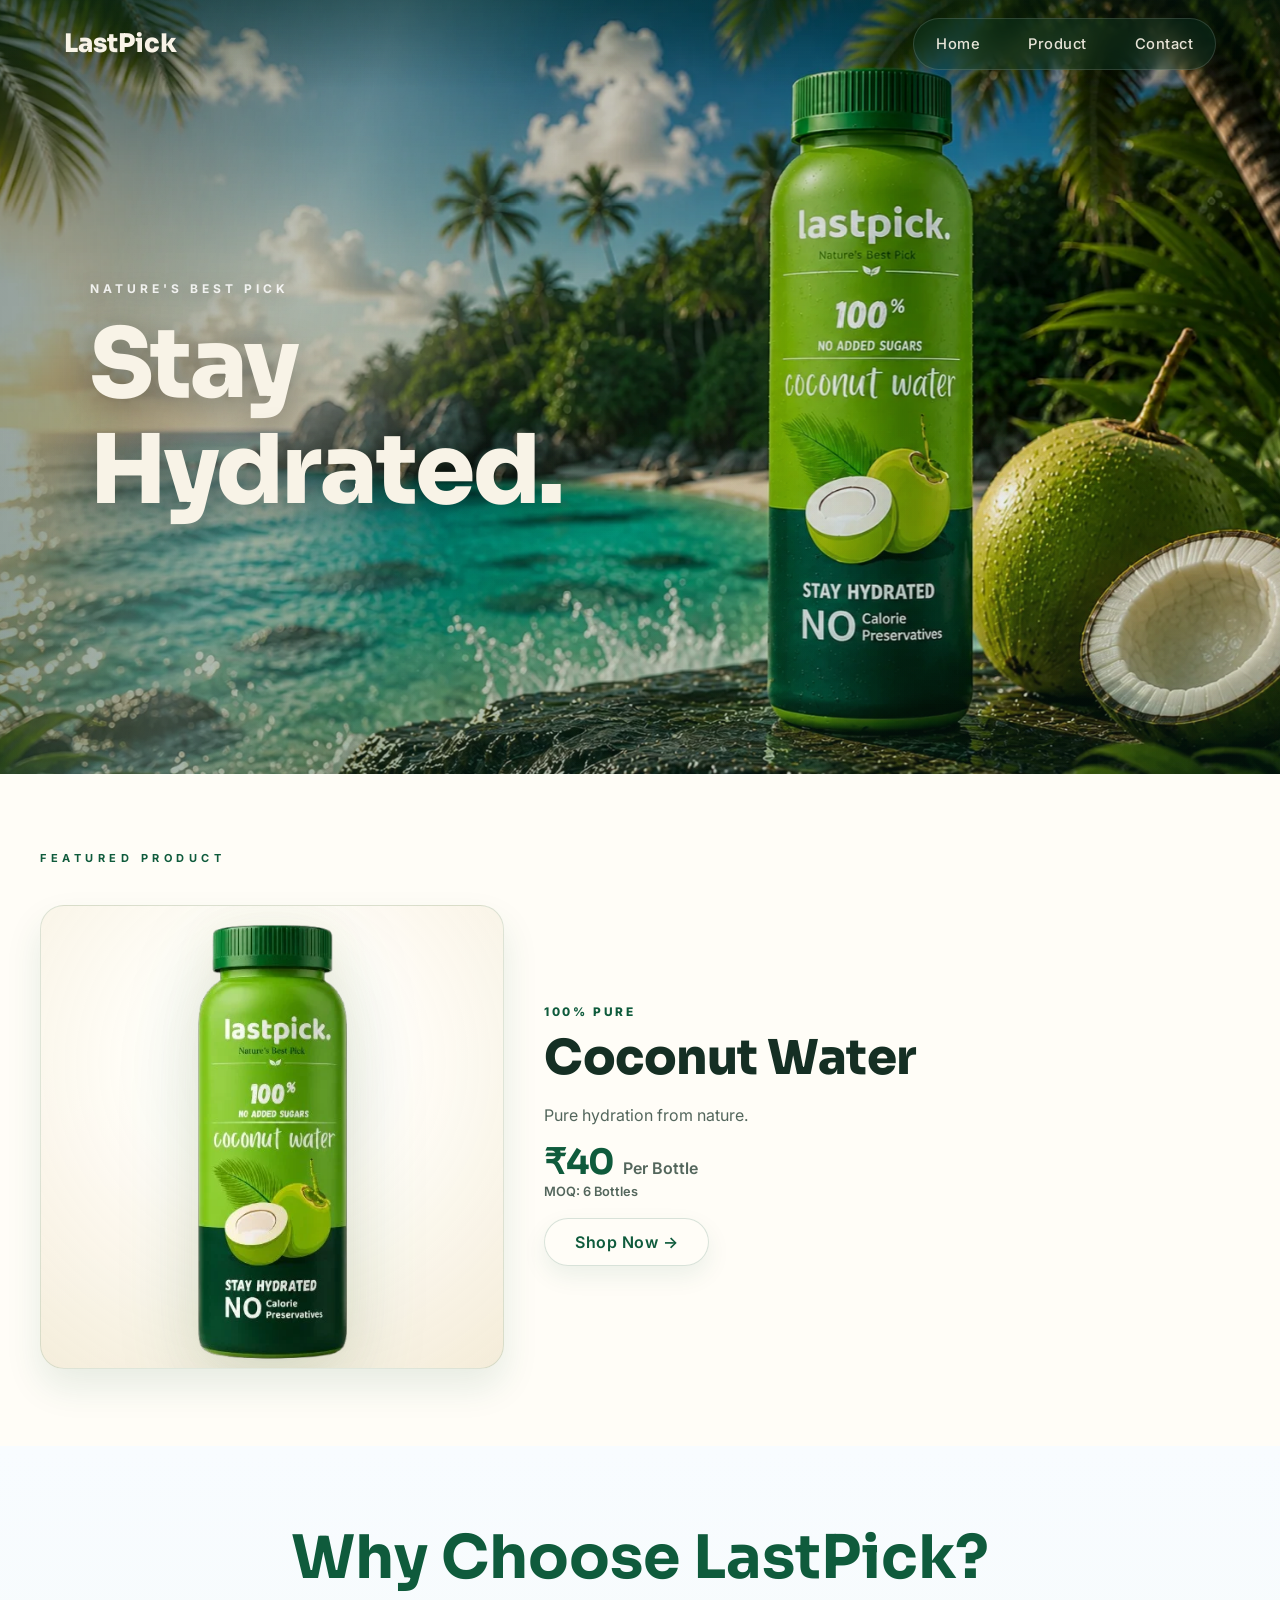
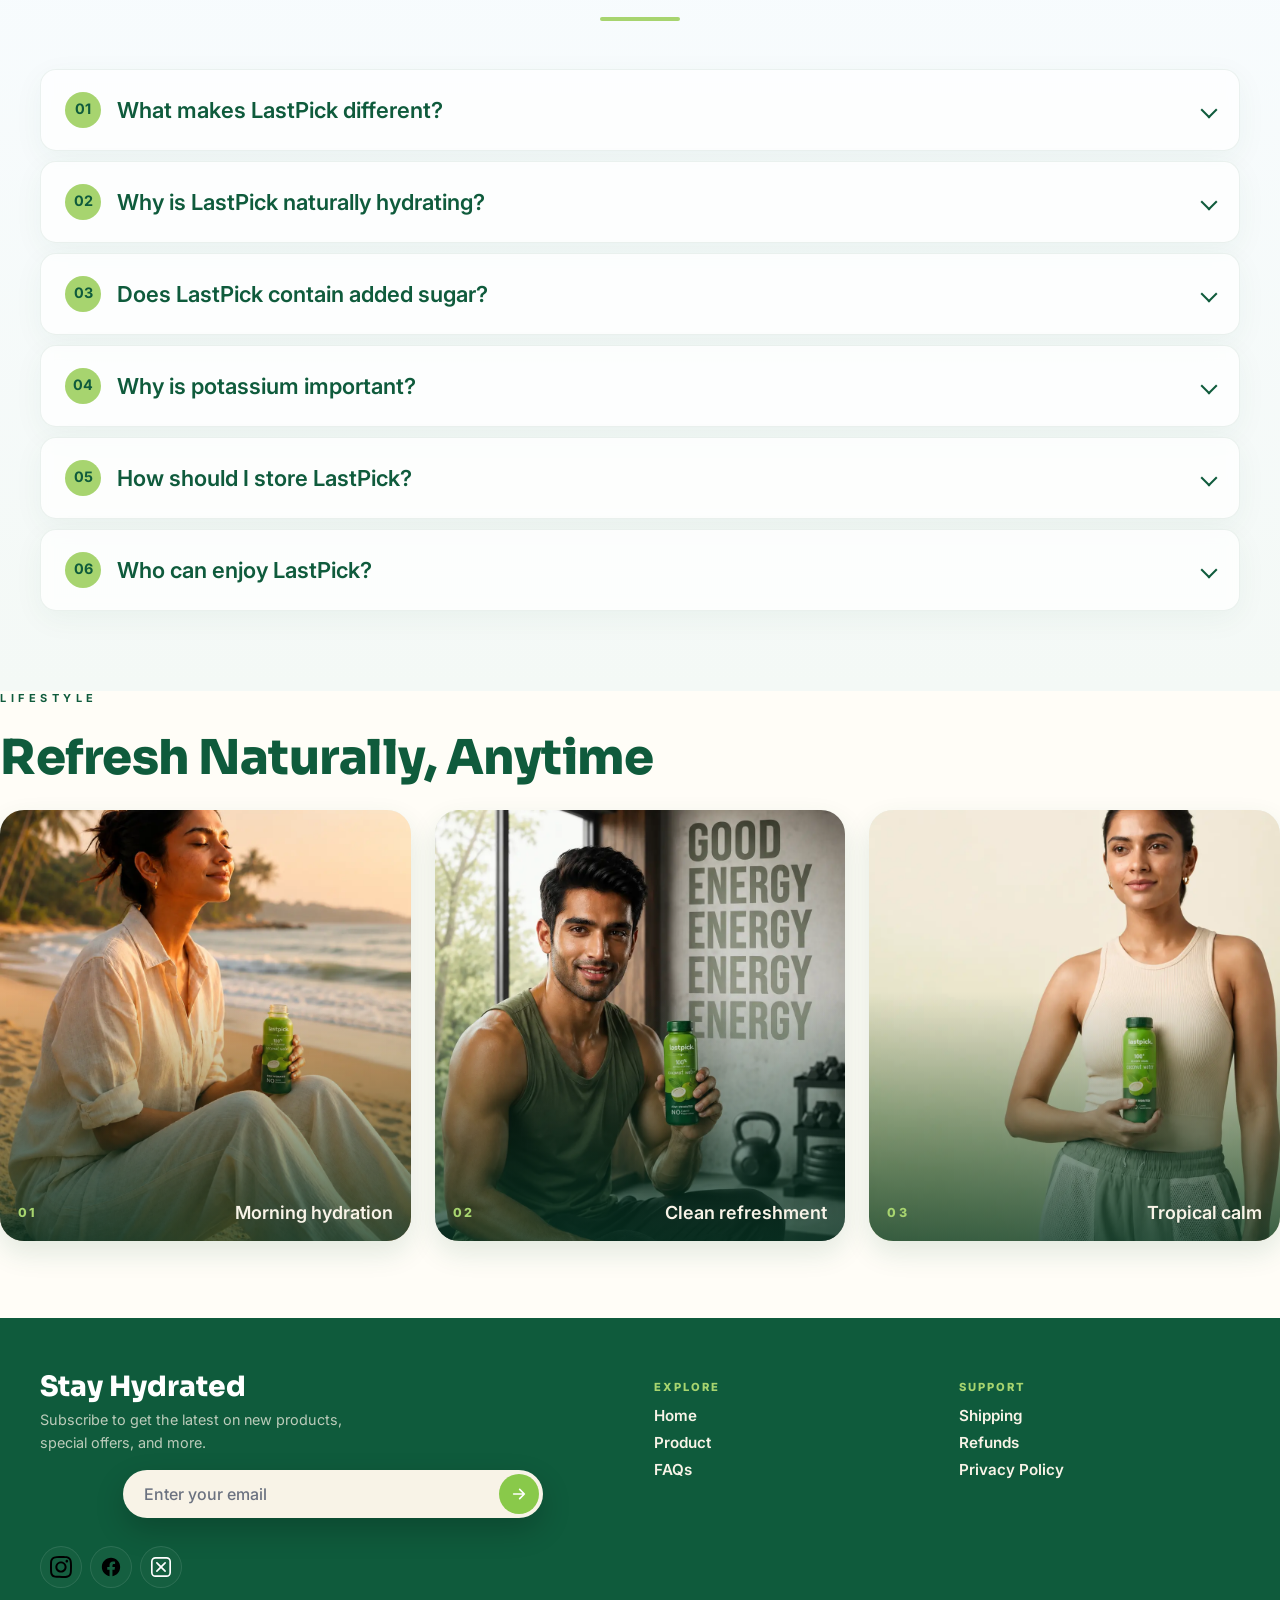
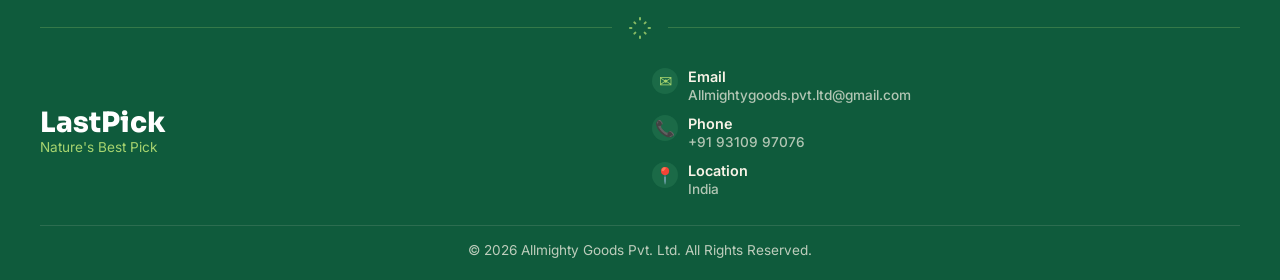
<file: index.html>
<!DOCTYPE html>
<html lang="en">
<head>
  <meta charset="UTF-8" />
  <meta name="viewport" content="width=device-width, initial-scale=1.0" />
  <meta name="description" content="Discover LastPick Coconut Water, a naturally refreshing hydration drink packed with electrolytes, no added sugar, and everyday wellness benefits." />
  <meta name="theme-color" content="#0f5b3c" />
  <meta name="robots" content="index, follow" />
  <link rel="canonical" href="https://lastpick.co.in/" />
  
  <title>LastPick Coconut Water | Natural Hydration with Electrolytes</title>

  <!-- Favicon and Manifest -->
  <link rel="icon" type="image/png" sizes="96x96" href="/favicon-96x96.png">
  <link rel="icon" type="image/svg+xml" href="/favicon.svg">
  <link rel="shortcut icon" href="/favicon.ico">
  <link rel="apple-touch-icon" sizes="180x180" href="/apple-touch-icon.png">
  <link rel="manifest" href="/site.webmanifest">

  <!-- Preconnect and Preload for Performance -->
  <link rel="preconnect" href="https://fonts.googleapis.com" />
  <link rel="preconnect" href="https://fonts.gstatic.com" crossorigin />
  <link rel="preload" as="image" href="assets/images/hero/hero-bg.webp" />
  <link rel="preload" href="https://fonts.googleapis.com/css2?family=Inter:wght@400;500;600;700;800&family=Sora:wght@700;800&display=swap" as="style" />
  <link href="https://fonts.googleapis.com/css2?family=Inter:wght@400;500;600;700;800&family=Sora:wght@700;800&display=swap" rel="stylesheet" media="print" onload="this.media='all'" />
  <noscript><link href="https://fonts.googleapis.com/css2?family=Inter:wght@400;500;600;700;800&family=Sora:wght@700;800&display=swap" rel="stylesheet" /></noscript>
  <link rel="stylesheet" href="styles.css" />
  <link rel="stylesheet" href="typography.css" />
  <meta name="google-site-verification" content="WvlAZ2rLQdscrbPi0CEaxtwDDT-i5KP7GS6KRIBnF-k" />

  <meta property="og:type" content="website" />
  <meta property="og:title" content="LastPick Coconut Water | Natural Hydration" />
  <meta property="og:description" content="Premium coconut water with natural electrolytes, refreshing taste, and no added sugar." />
  <meta property="og:url" content="https://lastpick.co.in/" />
  <meta property="og:image" content="https://lastpick.co.in/assets/images/og-image.webp" />
  <meta property="og:site_name" content="LastPick" />

  <meta name="twitter:card" content="summary_large_image" />
  <meta name="twitter:title" content="LastPick Coconut Water | Natural Hydration" />
  <meta name="twitter:description" content="Premium coconut water with natural electrolytes, refreshing taste, and no added sugar." />
  <meta name="twitter:image" content="https://lastpick.co.in/assets/images/og-image.webp" />

  <!-- Structured Data (JSON-LD) -->
  <script type="application/ld+json">
  {
    "@context": "https://schema.org",
    "@graph": [
      {
        "@type": "Organization",
        "@id": "https://lastpick.co.in/#organization",
        "name": "LastPick",
        "url": "https://lastpick.co.in/",
        "logo": "https://lastpick.co.in/apple-touch-icon.png",
         "contactPoint": {
          "@type": "ContactPoint",
          "telephone": "+91-93109-97076",
          "contactType": "Customer Service",
          "email": "Allmightygoods.pvt.ltd@gmail.com"
        },
        "sameAs": [
          "https://www.instagram.com/lastpick.in/",
          "https://www.facebook.com/lastpick.in/",
          "https://x.com/lastpickindia"
        ]
      }
    ,
  {
  "@type": "WebSite",
  "@id": "https://lastpick.co.in/#website",
  "url": "https://lastpick.co.in/",
  "name": "LastPick",
  "publisher": {
    "@id": "https://lastpick.co.in/#organization"
  }
},

      {
        "@type": "Product",
        "@id": "https://lastpick.co.in/#product",
        "name": "LastPick Coconut Water",
        "image": "https://lastpick.co.in/assets/images/og-image.webp",
        "description": "100% Natural Coconut Water with no added sugar or preservatives. A refreshing source of natural electrolytes, potassium, and pure coconut goodness.",
        "brand": {
          "@type": "Brand",
          "name": "LastPick"
        },
        "offers": {
          "@type": "Offer",
          "url": "https://lastpick.co.in/",
          "price": "40.00",
          "priceCurrency": "INR",
          "availability": "https://schema.org/InStock",
          "itemCondition": "https://schema.org/NewCondition"
        }
      }
    ]
  }
  </script>

  <!-- Google Analytics -->
  <script async src="https://www.googletagmanager.com/gtag/js?id=G-FLSS8MFY6C"></script>
  <script>
    window.dataLayer = window.dataLayer || [];
    function gtag(){dataLayer.push(arguments);}
    gtag('js', new Date());
  
    gtag('config', 'G-FLSS8MFY6C');
  </script>

</head>

<body>
  <a class="skip-link" href="#main-content">Skip to content</a>
  <div class="page-shell">
    <header class="site-header" id="home">
      <a class="brand" href="index.html" aria-label="LastPick home">LastPick</a>
      <nav id="primary-nav" class="nav-links" aria-label="Site navigation">
        <a href="#home">Home</a>
        <a href="product.html">Product</a>
        <a href="#contact">Contact</a>
      </nav>
      <button class="menu-toggle" aria-controls="primary-nav" aria-expanded="false" aria-label="Open menu">
        <svg viewBox="0 0 24 24" width="20" height="20" aria-hidden="true">
          <path d="M4 7h16M4 12h16M4 17h16" stroke="currentColor" stroke-width="1.8" stroke-linecap="round" stroke-linejoin="round" fill="none" />
        </svg>
      </button>
    </header>

    <main id="main-content">
      <section class="hero">
        <div class="hero-bg" aria-hidden="true"></div>
        <div class="hero-overlay" aria-hidden="true"></div>
        <div class="hero-decoration" aria-hidden="true"></div>
        <div class="hero-content" data-animate>
          <p class="eyebrow">Nature's Best Pick</p>
          <h1>Stay Hydrated.</h1>
        </div>
      </section>

      <section class="product-highlight" id="product">
        <div class="product-grid" data-animate>
          <span class="section-label">Featured Product</span>
          <div class="product-image">
            <a href="product.html" class="image-frame-link" aria-label="View product details">
              <div class="image-frame">
                <img src="assets/images/featured-bottle.webp" alt="A premium studio shot of a LastPick Coconut Water bottle." width="900" height="900" loading="eager" decoding="async" />
              </div>
            </a>
          </div>
          <div class="product-copy">
            <span class="product-eyebrow">100% Pure</span>
            <a href="product.html" class="product-heading-link"><h2 class="product-heading">Coconut Water</h2></a>
            <p class="product-tagline">Pure hydration from nature.</p>
            <div class="product-buy">
              <div class="price-wrapper">
                <span class="price">&#8377;40</span>
                <span class="price-unit">Per Bottle</span>
                <p class="moq-note">MOQ: 6 Bottles</p>
              </div>
              <a class="button button-tertiary" href="product.html">Shop Now &rarr;</a>
            </div>
          </div>
        </div>
      </section>

      <section class="faq-accordion-section">
        <div class="faq-accordion-inner" data-animate>
          <div class="faq-accordion-header">
            <h2>Why Choose LastPick?</h2>
          </div>
          <div class="accordion-group">
            <div class="accordion-item">
              <div class="accordion-heading"><button id="faq-trigger-1" class="accordion-trigger" aria-expanded="false" aria-controls="faq-panel-1"><span class="accordion-title"><span class="accordion-number">01</span>What makes LastPick different?</span><span class="accordion-icon" aria-hidden="true"></span></button></div>
              <div id="faq-panel-1" class="accordion-panel" role="region" aria-labelledby="faq-trigger-1"><div class="accordion-content"><p>LastPick is made from real coconut water with no artificial flavours, no preservatives, and no added colours.</p></div></div>
            </div>
            <div class="accordion-item">
              <div class="accordion-heading"><button id="faq-trigger-2" class="accordion-trigger" aria-expanded="false" aria-controls="faq-panel-2"><span class="accordion-title"><span class="accordion-number">02</span>Why is LastPick naturally hydrating?</span><span class="accordion-icon" aria-hidden="true"></span></button></div>
              <div id="faq-panel-2" class="accordion-panel" role="region" aria-labelledby="faq-trigger-2"><div class="accordion-content"><p>Natural electrolytes like potassium help replenish fluids lost during daily activities and exercise.</p></div></div>
            </div>
            <div class="accordion-item">
              <div class="accordion-heading"><button id="faq-trigger-3" class="accordion-trigger" aria-expanded="false" aria-controls="faq-panel-3"><span class="accordion-title"><span class="accordion-number">03</span>Does LastPick contain added sugar?</span><span class="accordion-icon" aria-hidden="true"></span></button></div>
              <div id="faq-panel-3" class="accordion-panel" role="region" aria-labelledby="faq-trigger-3"><div class="accordion-content"><p>No. LastPick contains no added sugar and delivers clean natural hydration.</p></div></div>
            </div>
            <div class="accordion-item">
              <div class="accordion-heading"><button id="faq-trigger-4" class="accordion-trigger" aria-expanded="false" aria-controls="faq-panel-4"><span class="accordion-title"><span class="accordion-number">04</span>Why is potassium important?</span><span class="accordion-icon" aria-hidden="true"></span></button></div>
              <div id="faq-panel-4" class="accordion-panel" role="region" aria-labelledby="faq-trigger-4"><div class="accordion-content"><p>Potassium supports normal muscle function, hydration balance and everyday wellness.</p></div></div>
            </div>
            <div class="accordion-item">
              <div class="accordion-heading"><button id="faq-trigger-5" class="accordion-trigger" aria-expanded="false" aria-controls="faq-panel-5"><span class="accordion-title"><span class="accordion-number">05</span>How should I store LastPick?</span><span class="accordion-icon" aria-hidden="true"></span></button></div>
              <div id="faq-panel-5" class="accordion-panel" role="region" aria-labelledby="faq-trigger-5"><div class="accordion-content"><p>Store in a cool dry place. Refrigerate after opening and consume within the recommended period.</p></div></div>
            </div>
            <div class="accordion-item">
              <div class="accordion-heading"><button id="faq-trigger-6" class="accordion-trigger" aria-expanded="false" aria-controls="faq-panel-6"><span class="accordion-title"><span class="accordion-number">06</span>Who can enjoy LastPick?</span><span class="accordion-icon" aria-hidden="true"></span></button></div>
              <div id="faq-panel-6" class="accordion-panel" role="region" aria-labelledby="faq-trigger-6"><div class="accordion-content"><p>Perfect for athletes, professionals, travellers, students and anyone looking for healthier daily hydration.</p></div></div>
            </div>
          </div>
        </div>
      </section>

      <section class="lifestyle-gallery gallery-shell" aria-label="LastPick lifestyle gallery">
        <div class="gallery-inner" data-animate>
          <div class="gallery-heading">
            <span class="section-label">Lifestyle</span>
            <h2>Refresh Naturally, Anytime</h2>
          </div>
          <div class="gallery-grid">
            <article class="gallery-card gallery-card-large" data-animate>
              <img src="assets/images/lifestyle/lifestyle-1.webp" alt="A person enjoying LastPick coconut water outdoors." width="760" height="520" loading="lazy" decoding="async" />
              <div class="gallery-caption">
                <span>01</span>
                <p>Morning hydration</p>
              </div>
            </article>
            <article class="gallery-card" data-animate>
              <img src="assets/images/lifestyle/lifestyle-2.webp" alt="A bottle of LastPick coconut water next to fresh coconuts." width="520" height="520" loading="lazy" decoding="async" />
              <div class="gallery-caption">
                <span>02</span>
                <p>Clean refreshment</p>
              </div>
            </article>
            <article class="gallery-card" data-animate>
              <img src="assets/images/lifestyle/lifestyle-3.webp" alt="A close-up of a glass of coconut water with a tropical background." width="520" height="520" loading="lazy" decoding="async" />
              <div class="gallery-caption">
                <span>03</span>
                <p>Tropical calm</p>
              </div>
            </article>
          </div>
        </div>
      </section>
        </main>

    <footer class="site-footer" id="contact">
      <!-- Footer content is loaded here by script.js -->
    </footer>
  </div>

  <script src="script.js" defer></script>
</body>
</html>
</file>
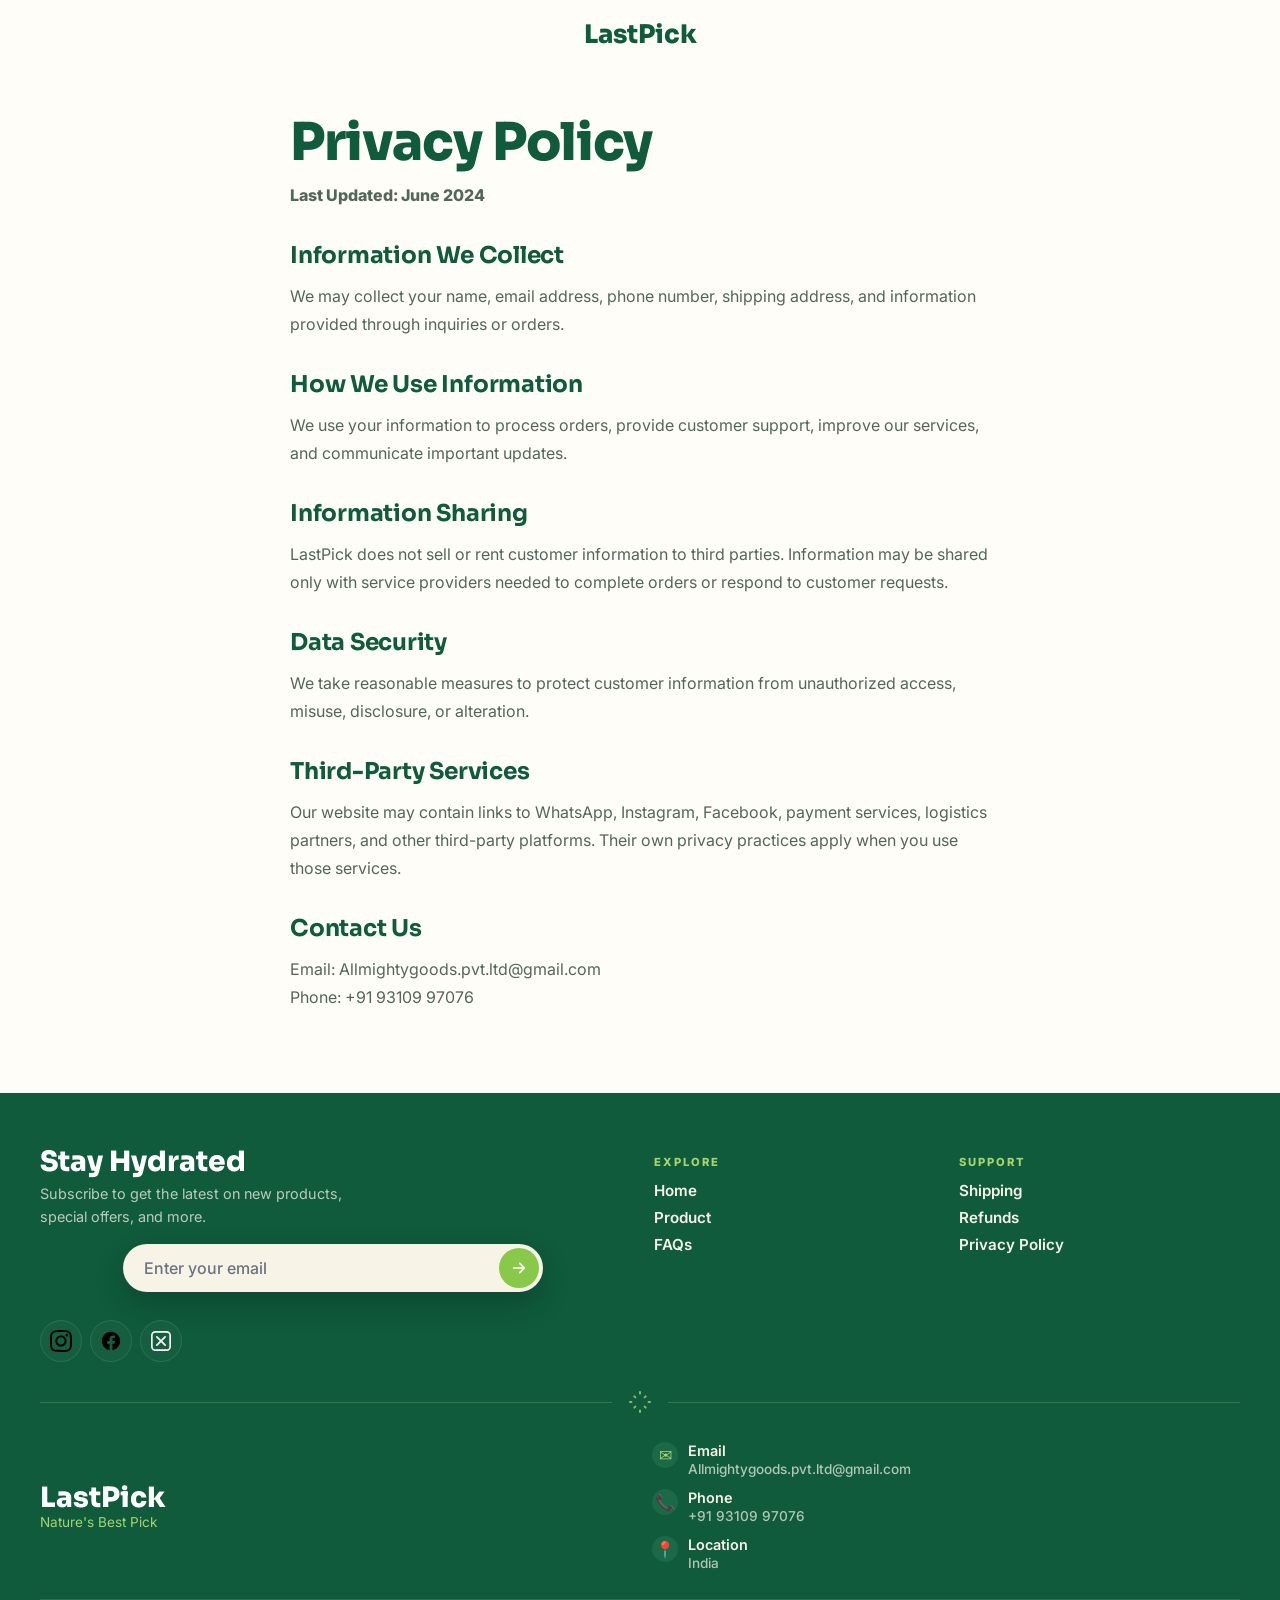
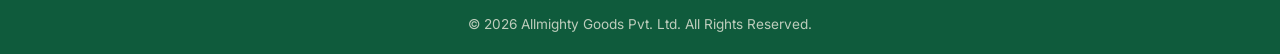
<file: privacy-policy.html>
<!DOCTYPE html>
<html lang="en">
<head>
  <meta charset="UTF-8" />
  <meta name="viewport" content="width=device-width, initial-scale=1.0" />
  <meta name="description" content="Read the LastPick Privacy Policy, including how customer information is collected, used, protected, and managed." />
  <meta name="theme-color" content="#0f5b3c" />
  <meta name="robots" content="noindex, follow" />
  <link rel="canonical" href="https://lastpick.co.in/privacy-policy.html" />
  <title>Privacy Policy | LastPick</title>
  <link rel="preconnect" href="https://fonts.googleapis.com" />
  <link rel="preconnect" href="https://fonts.gstatic.com" crossorigin />
  <link rel="preload" href="https://fonts.googleapis.com/css2?family=Inter:wght@400;500;600;700;800&family=Sora:wght@700;800&display=swap" as="style" />
  <link href="https://fonts.googleapis.com/css2?family=Inter:wght@400;500;600;700;800&family=Sora:wght@700;800&display=swap" rel="stylesheet" media="print" onload="this.media='all'" />
  <noscript><link href="https://fonts.googleapis.com/css2?family=Inter:wght@400;500;600;700;800&family=Sora:wght@700;800&display=swap" rel="stylesheet" /></noscript>
  <link rel="stylesheet" href="styles.css" />
  <link rel="stylesheet" href="typography.css" />
  <!-- Favicon and Manifest -->
  <link rel="icon" type="image/png" sizes="96x96" href="/favicon-96x96.png">
  <link rel="icon" type="image/svg+xml" href="/favicon.svg">
  <link rel="shortcut icon" href="/favicon.ico">
  <link rel="apple-touch-icon" sizes="180x180" href="/apple-touch-icon.png">
  <link rel="manifest" href="/site.webmanifest">
  <!-- Structured Data (JSON-LD) -->
  <script type="application/ld+json">
  {
    "@context": "https://schema.org",
    "@type": "BreadcrumbList",
    "itemListElement": [
      {
        "@type": "ListItem",
        "position": 1,
        "name": "Home",
        "item": "https://lastpick.co.in/"
      },
      {
        "@type": "ListItem",
        "position": 2,
        "name": "Privacy Policy"
      }
    ]
  }
  </script>

  <!-- Google Analytics -->
  <script async src="https://www.googletagmanager.com/gtag/js?id=G-FLSS8MFY6C"></script>
  <script>
    window.dataLayer = window.dataLayer || [];
    function gtag(){dataLayer.push(arguments);}
    gtag('js', new Date());
  
    gtag('config', 'G-FLSS8MFY6C');
  </script>

</head>

<body class="policy-shell">
  <div class="page-shell">
    <header class="site-header">
      <a class="brand" href="/">LastPick</a>
    </header>

    <main class="policy-page">
      <h1>Privacy Policy</h1>
      <p class="policy-updated">Last Updated: June 2024</p>

      <h2>Information We Collect</h2>
      <p>We may collect your name, email address, phone number, shipping address, and information provided through inquiries or orders.</p>

      <h2>How We Use Information</h2>
      <p>We use your information to process orders, provide customer support, improve our services, and communicate important updates.</p>

      <h2>Information Sharing</h2>
      <p>LastPick does not sell or rent customer information to third parties. Information may be shared only with service providers needed to complete orders or respond to customer requests.</p>

      <h2>Data Security</h2>
      <p>We take reasonable measures to protect customer information from unauthorized access, misuse, disclosure, or alteration.</p>

      <h2>Third-Party Services</h2>
      <p>Our website may contain links to WhatsApp, Instagram, Facebook, payment services, logistics partners, and other third-party platforms. Their own privacy practices apply when you use those services.</p>

      <h2>Contact Us</h2>
      <p>Email: Allmightygoods.pvt.ltd@gmail.com<br />Phone: +91 93109 97076</p>
    </main>

    <footer class="site-footer">
      <!-- The new footer will be rendered here via script or by including the HTML block -->
    </footer>
  </div>
  <script src="script.js" defer></script>
</body>
</html>
</file>
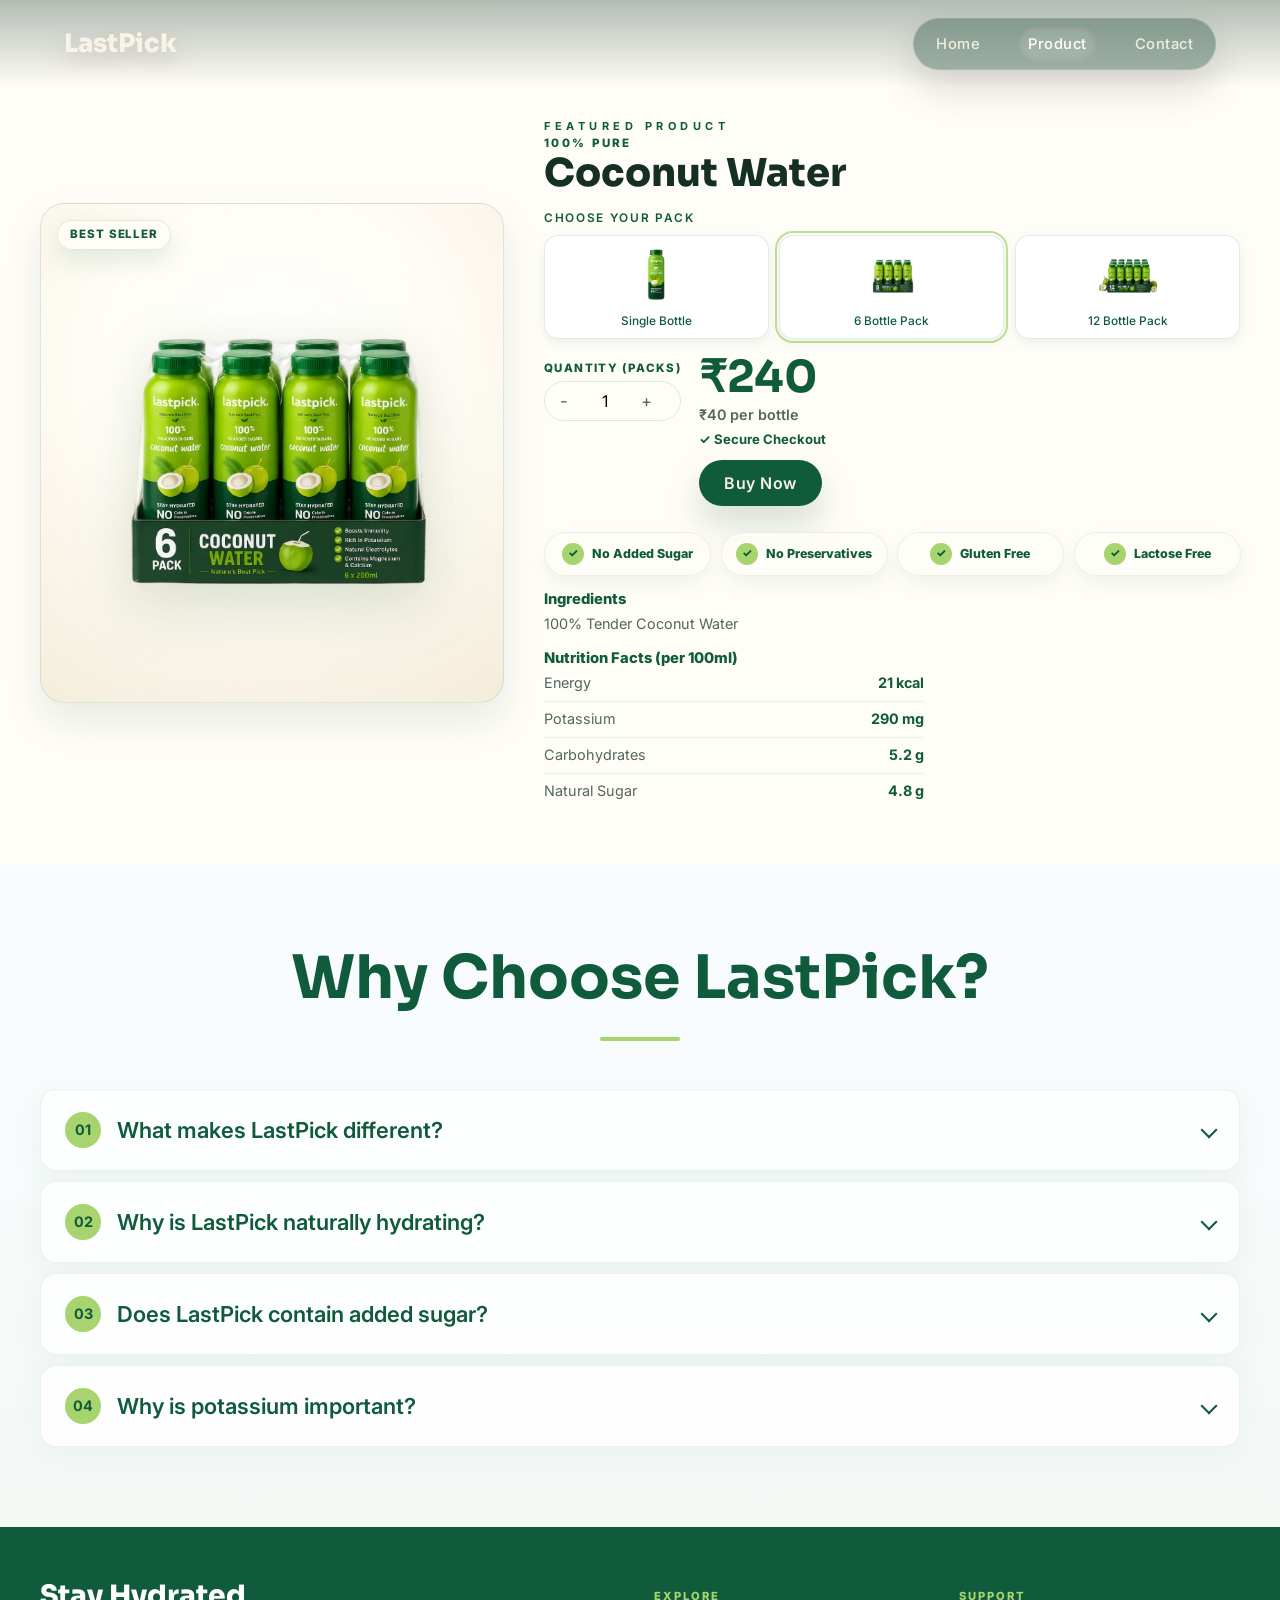
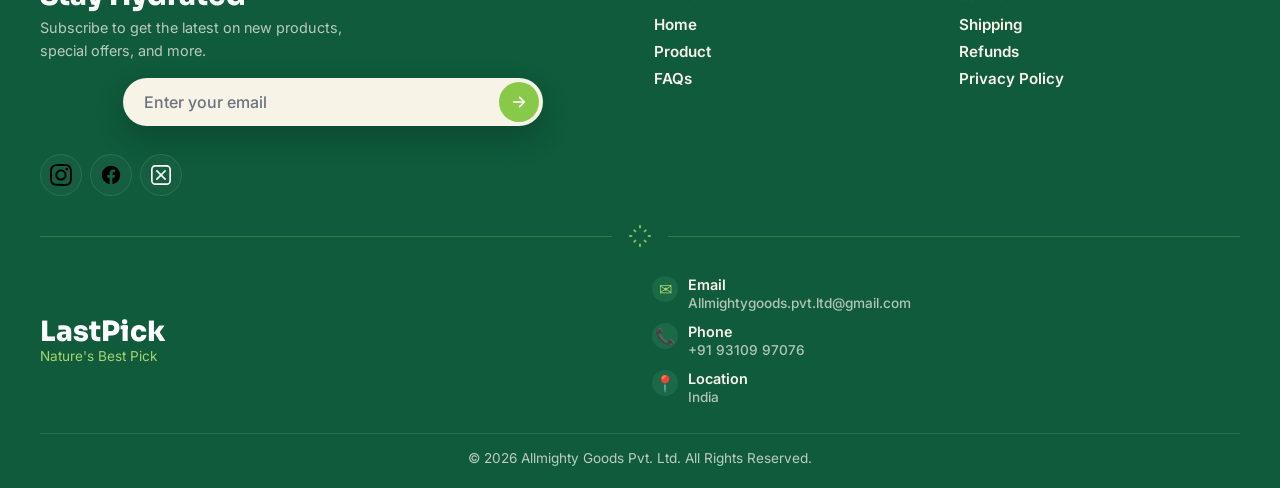
<file: product.html>
<!DOCTYPE html>
<html lang="en">
<head>
  <meta charset="UTF-8" />
  <meta name="viewport" content="width=device-width, initial-scale=1.0" />
  <meta name="description" content="Shop LastPick Coconut Water. Choose from 200ml, 6-pack, or 12-pack sizes. Natural hydration with no added sugar." />
  <meta name="theme-color" content="#0f5b3c" />
  <meta name="robots" content="index, follow" />
  <link rel="canonical" href="https://lastpick.co.in/product.html" />
  <title>Shop LastPick Coconut Water | 100% Natural</title>

  <!-- Fonts & Styles -->
  <link rel="preconnect" href="https://fonts.googleapis.com" />
  <link rel="preconnect" href="https://fonts.gstatic.com" crossorigin />
  <link rel="preload" href="https://fonts.googleapis.com/css2?family=Inter:wght@400;500;600;700;800&family=Sora:wght@700;800&display=swap" as="style" />
  <link href="https://fonts.googleapis.com/css2?family=Inter:wght@400;500;600;700;800&family=Sora:wght@700;800&display=swap" rel="stylesheet" media="print" onload="this.media='all'" />
  <noscript><link href="https://fonts.googleapis.com/css2?family=Inter:wght@400;500;600;700;800&family=Sora:wght@700;800&display=swap" rel="stylesheet" /></noscript>
  <link rel="stylesheet" href="styles.css" />
  <link rel="stylesheet" href="typography.css" />

  <!-- Favicon and Manifest -->
  <link rel="icon" type="image/png" sizes="96x96" href="/favicon-96x96.png">
  <link rel="icon" type="image/svg+xml" href="/favicon.svg">
  <link rel="shortcut icon" href="/favicon.ico">
  <link rel="apple-touch-icon" sizes="180x180" href="/apple-touch-icon.png">
  <link rel="manifest" href="/site.webmanifest">

  <!-- Structured Data (JSON-LD) -->
  <script type="application/ld+json">
  {
    "@context": "https://schema.org",
    "@type": "Product",
    "name": "LastPick Coconut Water",
    "image": "https://lastpick.co.in/assets/images/products/bottle-200ml.webp",
    "description": "100% Natural Coconut Water with no added sugar or preservatives. A refreshing source of natural electrolytes, potassium, and pure coconut goodness. Available in 200ml, 6-pack, and 12-pack sizes.",
    "brand": {
      "@type": "Brand",
      "name": "LastPick"
    },
    "aggregateRating": {
      "@type": "AggregateRating",
      "ratingValue": "4.9",
      "reviewCount": "87"
    },
    "offers": [      
      {
        "@type": "Offer",
        "name": "6 Pack",
        "price": "240.00",
        "priceCurrency": "INR",
        "availability": "https://schema.org/InStock"
      },      
      {
        "@type": "Offer",
        "name": "12 Pack",
        "price": "480.00",
        "priceCurrency": "INR",
        "availability": "https://schema.org/InStock"
      }
    ]
  }
  </script>

  <!-- Google Analytics -->
  <script async src="https://www.googletagmanager.com/gtag/js?id=G-FLSS8MFY6C"></script>
  <script>
    window.dataLayer = window.dataLayer || [];
    function gtag(){dataLayer.push(arguments);}
    gtag('js', new Date());
  
    gtag('config', 'G-FLSS8MFY6C');
  </script>

</head>

<body>
  <a class="skip-link" href="#main-content">Skip to content</a>
  <div class="page-shell">
    <header class="site-header" id="home">
      <a class="brand" href="index.html" aria-label="LastPick home">LastPick</a>
      <nav id="primary-nav" class="nav-links" aria-label="Site navigation">
        <a href="index.html#home">Home</a>
        <a href="product.html">Product</a>
        <a href="index.html#contact">Contact</a>
      </nav>
      <button class="menu-toggle" aria-controls="primary-nav" aria-expanded="false" aria-label="Open menu">
        <svg viewBox="0 0 24 24" width="20" height="20" aria-hidden="true">
          <path d="M4 7h16M4 12h16M4 17h16" stroke="currentColor" stroke-width="1.8" stroke-linecap="round" stroke-linejoin="round" fill="none" />
        </svg>
      </button>
    </header>

    <main id="main-content">
      <section class="product-details-section">
        <div class="product-grid" data-animate>
          <div class="product-image">
            <div class="image-frame">
              <span class="product-page-badge"></span>
              <img src="assets/images/products/bottle-200ml.webp" alt="LastPick Coconut Water 200ml bottle." width="900" height="900" fetchpriority="high" decoding="async" />
            </div>
          </div>
          <div class="product-copy">
            <div class="product-header">
              <span class="section-label">Featured Product</span>
              <span class="product-eyebrow">100% Pure</span>
              <h1 class="product-heading">Coconut Water</h1>
            </div>

            <div class="pack-selector">
              <h3 class="pack-heading" id="pack-heading" aria-live="polite">Choose Your Pack</h3>
              <div class="pack-cards" role="radiogroup" aria-labelledby="pack-heading">
                <button class="pack-card" data-pack="1pack" aria-checked="false" role="radio" type="button">
                  <img src="assets/images/products/bottle-200ml.webp" alt="A single bottle of LastPick Coconut Water." width="96" height="96" loading="lazy" decoding="async" />
                  <span class="pack-label">Single Bottle</span>
                </button>
                <button class="pack-card active" data-pack="6pack" aria-checked="true" role="radio" type="button">
                  <img src="assets/images/products/pack-6.webp" alt="A 6-pack of LastPick Coconut Water." width="96" height="96" loading="lazy" decoding="async" />
                  <span class="pack-label">6 Bottle Pack</span>
                </button>
                <button class="pack-card" data-pack="12pack" aria-checked="false" role="radio" type="button">
                  <img src="assets/images/products/pack-12.webp" alt="A 12-pack of LastPick Coconut Water." width="96" height="96" loading="lazy" decoding="async" />
                  <span class="pack-label">12 Bottle Pack</span>
                </button>
              </div>
            </div>

            <div class="purchase-controls">
              <div class="quantity-selector">
                <label for="quantity" class="quantity-label">Quantity (Packs)</label>
                <div class="quantity-input">
                  <button class="quantity-btn" data-action="decrease" aria-label="Decrease quantity">-</button>
                  <input type="number" id="quantity" name="quantity" value="1" min="1" aria-live="polite" />
                  <button class="quantity-btn" data-action="increase" aria-label="Increase quantity">+</button>
                </div>
              </div>
              <div class="product-buy" id="product-buy-wrapper">
                <span class="price">&#8377;240</span>
                <div class="price-details">
                  <span class="price-subtitle"></span>
                  <p class="price-note"></p>
                </div>
                <div class="trust-badges">
                  <span class="trust-badge">&check; Secure Checkout</span>
                </div>
                <div class="moq-badge-premium"></div>
                <a class="button button-secondary" id="buy-now-btn" href="https://wa.me/919310997076?text=Hello%20I%20would%20like%20to%20buy%20LastPick%20Coconut%20Water" target="_blank" rel="noopener noreferrer">Shop Now</a>
              </div>
            </div>

            <div class="product-info-tabs">
              <div class="product-icons">
                <div class="feature-item"><span class="feature-icon">&check;</span><span>No Added Sugar</span></div>
                <div class="feature-item"><span class="feature-icon">&check;</span><span>No Preservatives</span></div>
                <div class="feature-item"><span class="feature-icon">&check;</span><span>Gluten Free</span></div>
                <div class="feature-item"><span class="feature-icon">&check;</span><span>Lactose Free</span></div>
              </div>
              <div class="info-item">
                <h4>Ingredients</h4>
                <p>100% Tender Coconut Water</p>
              </div>
              <div class="info-item">
                <h4>Nutrition Facts (per 100ml)</h4>
                <ul class="nutrition-list">
                  <li><span>Energy</span><span>21 kcal</span></li>
                  <li><span>Potassium</span><span>290 mg</span></li>
                  <li><span>Carbohydrates</span><span>5.2 g</span></li>
                  <li><span>Natural Sugar</span><span>4.8 g</span></li>
                </ul>
              </div>
            </div>
          </div>
        </div>
      </section>

      <!-- Re-using the FAQ Accordion -->
      <section class="faq-accordion-section" id="faq">
        <div class="faq-accordion-inner" data-animate>
          <div class="faq-accordion-header">
            <h2>Why Choose LastPick?</h2>
          </div>
          <div class="accordion-group">
            <div class="accordion-item">
              <div class="accordion-heading"><button id="faq-trigger-1" class="accordion-trigger" aria-expanded="false" aria-controls="faq-panel-1"><span class="accordion-title"><span class="accordion-number">01</span>What makes LastPick different?</span><span class="accordion-icon" aria-hidden="true"></span></button></div>
              <div id="faq-panel-1" class="accordion-panel" role="region" aria-labelledby="faq-trigger-1"><div class="accordion-content"><p>LastPick is made from real coconut water with no artificial flavours, no preservatives, and no added colours.</p></div></div>
            </div>
            <div class="accordion-item">
              <div class="accordion-heading"><button id="faq-trigger-2" class="accordion-trigger" aria-expanded="false" aria-controls="faq-panel-2"><span class="accordion-title"><span class="accordion-number">02</span>Why is LastPick naturally hydrating?</span><span class="accordion-icon" aria-hidden="true"></span></button></div>
              <div id="faq-panel-2" class="accordion-panel" role="region" aria-labelledby="faq-trigger-2"><div class="accordion-content"><p>Natural electrolytes like potassium help replenish fluids lost during daily activities and exercise.</p></div></div>
            </div>
            <div class="accordion-item">
              <div class="accordion-heading"><button id="faq-trigger-3" class="accordion-trigger" aria-expanded="false" aria-controls="faq-panel-3"><span class="accordion-title"><span class="accordion-number">03</span>Does LastPick contain added sugar?</span><span class="accordion-icon" aria-hidden="true"></span></button></div>
              <div id="faq-panel-3" class="accordion-panel" role="region" aria-labelledby="faq-trigger-3"><div class="accordion-content"><p>No. LastPick contains no added sugar and delivers clean natural hydration.</p></div></div>
            </div>
            <div class="accordion-item">
              <div class="accordion-heading"><button id="faq-trigger-4" class="accordion-trigger" aria-expanded="false" aria-controls="faq-panel-4"><span class="accordion-title"><span class="accordion-number">04</span>Why is potassium important?</span><span class="accordion-icon" aria-hidden="true"></span></button></div>
              <div id="faq-panel-4" class="accordion-panel" role="region" aria-labelledby="faq-trigger-4"><div class="accordion-content"><p>Potassium supports normal muscle function, hydration balance and everyday wellness.</p></div></div>
            </div>
          </div>
        </div>
      </section>
    </main>

    <footer class="site-footer" id="contact">
      <!-- Footer content is loaded here by script.js -->
    </footer>
  </div>

  <script src="script.js" defer></script>
</body>
</html>
</file>
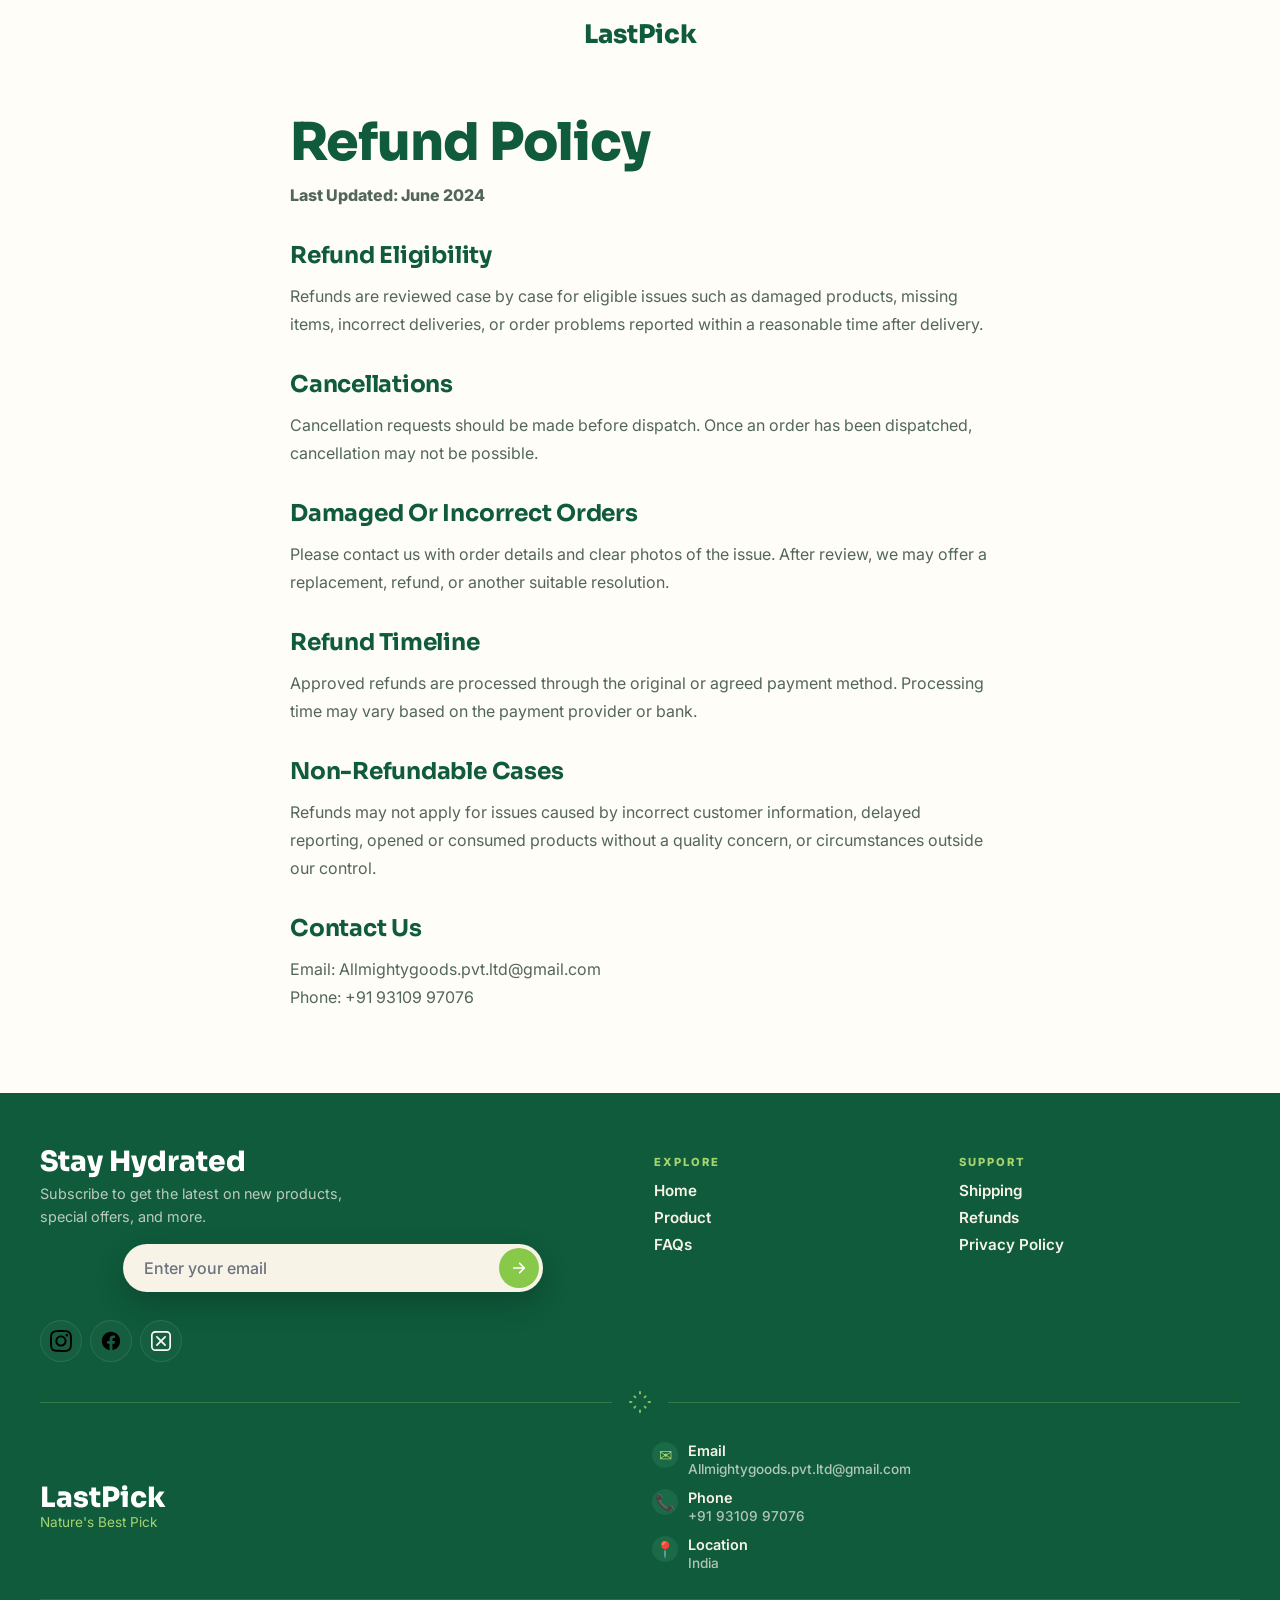
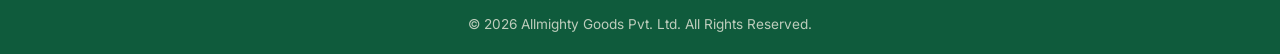
<file: refund-policy.html>
<!DOCTYPE html>
<html lang="en">
<head>
  <meta charset="UTF-8" />
  <meta name="viewport" content="width=device-width, initial-scale=1.0" />
  <meta name="description" content="Read the LastPick Refund Policy for cancellations, refunds, damaged items, and customer support." />
  <meta name="theme-color" content="#0f5b3c" />
  <meta name="robots" content="noindex, follow" />
  <link rel="canonical" href="https://lastpick.co.in/refund-policy.html" />
  <title>Refund Policy | LastPick</title>
  <link rel="preconnect" href="https://fonts.googleapis.com" />
  <link rel="preconnect" href="https://fonts.gstatic.com" crossorigin />
  <link rel="preload" href="https://fonts.googleapis.com/css2?family=Inter:wght@400;500;600;700;800&family=Sora:wght@700;800&display=swap" as="style" />
  <link href="https://fonts.googleapis.com/css2?family=Inter:wght@400;500;600;700;800&family=Sora:wght@700;800&display=swap" rel="stylesheet" media="print" onload="this.media='all'" />
  <noscript><link href="https://fonts.googleapis.com/css2?family=Inter:wght@400;500;600;700;800&family=Sora:wght@700;800&display=swap" rel="stylesheet" /></noscript>
  <link rel="stylesheet" href="styles.css" />
  <link rel="stylesheet" href="typography.css" />
  <!-- Favicon and Manifest -->
  <link rel="icon" type="image/png" sizes="96x96" href="/favicon-96x96.png">
  <link rel="icon" type="image/svg+xml" href="/favicon.svg">
  <link rel="shortcut icon" href="/favicon.ico">
  <link rel="apple-touch-icon" sizes="180x180" href="/apple-touch-icon.png">
  <link rel="manifest" href="/site.webmanifest">
  <!-- Structured Data (JSON-LD) -->
  <script type="application/ld+json">
  {
    "@context": "https://schema.org",
    "@type": "BreadcrumbList",
    "itemListElement": [
      {
        "@type": "ListItem",
        "position": 1,
        "name": "Home",
        "item": "https://lastpick.co.in/"
      },
      {
        "@type": "ListItem",
        "position": 2,
        "name": "Refund Policy"
      }
    ]
  }
  </script>

  <!-- Google Analytics -->
  <script async src="https://www.googletagmanager.com/gtag/js?id=G-FLSS8MFY6C"></script>
  <script>
    window.dataLayer = window.dataLayer || [];
    function gtag(){dataLayer.push(arguments);}
    gtag('js', new Date());
  
    gtag('config', 'G-FLSS8MFY6C');
  </script>

</head>

<body class="policy-shell">
  <div class="page-shell">
    <header class="site-header">
      <a class="brand" href="/">LastPick</a>
    </header>

    <main class="policy-page">
      <h1>Refund Policy</h1>
      <p class="policy-updated">Last Updated: June 2024</p>

      <h2>Refund Eligibility</h2>
      <p>Refunds are reviewed case by case for eligible issues such as damaged products, missing items, incorrect deliveries, or order problems reported within a reasonable time after delivery.</p>

      <h2>Cancellations</h2>
      <p>Cancellation requests should be made before dispatch. Once an order has been dispatched, cancellation may not be possible.</p>

      <h2>Damaged Or Incorrect Orders</h2>
      <p>Please contact us with order details and clear photos of the issue. After review, we may offer a replacement, refund, or another suitable resolution.</p>

      <h2>Refund Timeline</h2>
      <p>Approved refunds are processed through the original or agreed payment method. Processing time may vary based on the payment provider or bank.</p>

      <h2>Non-Refundable Cases</h2>
      <p>Refunds may not apply for issues caused by incorrect customer information, delayed reporting, opened or consumed products without a quality concern, or circumstances outside our control.</p>

      <h2>Contact Us</h2>
      <p>Email: Allmightygoods.pvt.ltd@gmail.com<br />Phone: +91 93109 97076</p>
    </main>

    <footer class="site-footer">
      <!-- The new footer will be rendered here via script or by including the HTML block -->
    </footer>
  </div>
  <script src="script.js" defer></script>
</body>
</html>
</file>
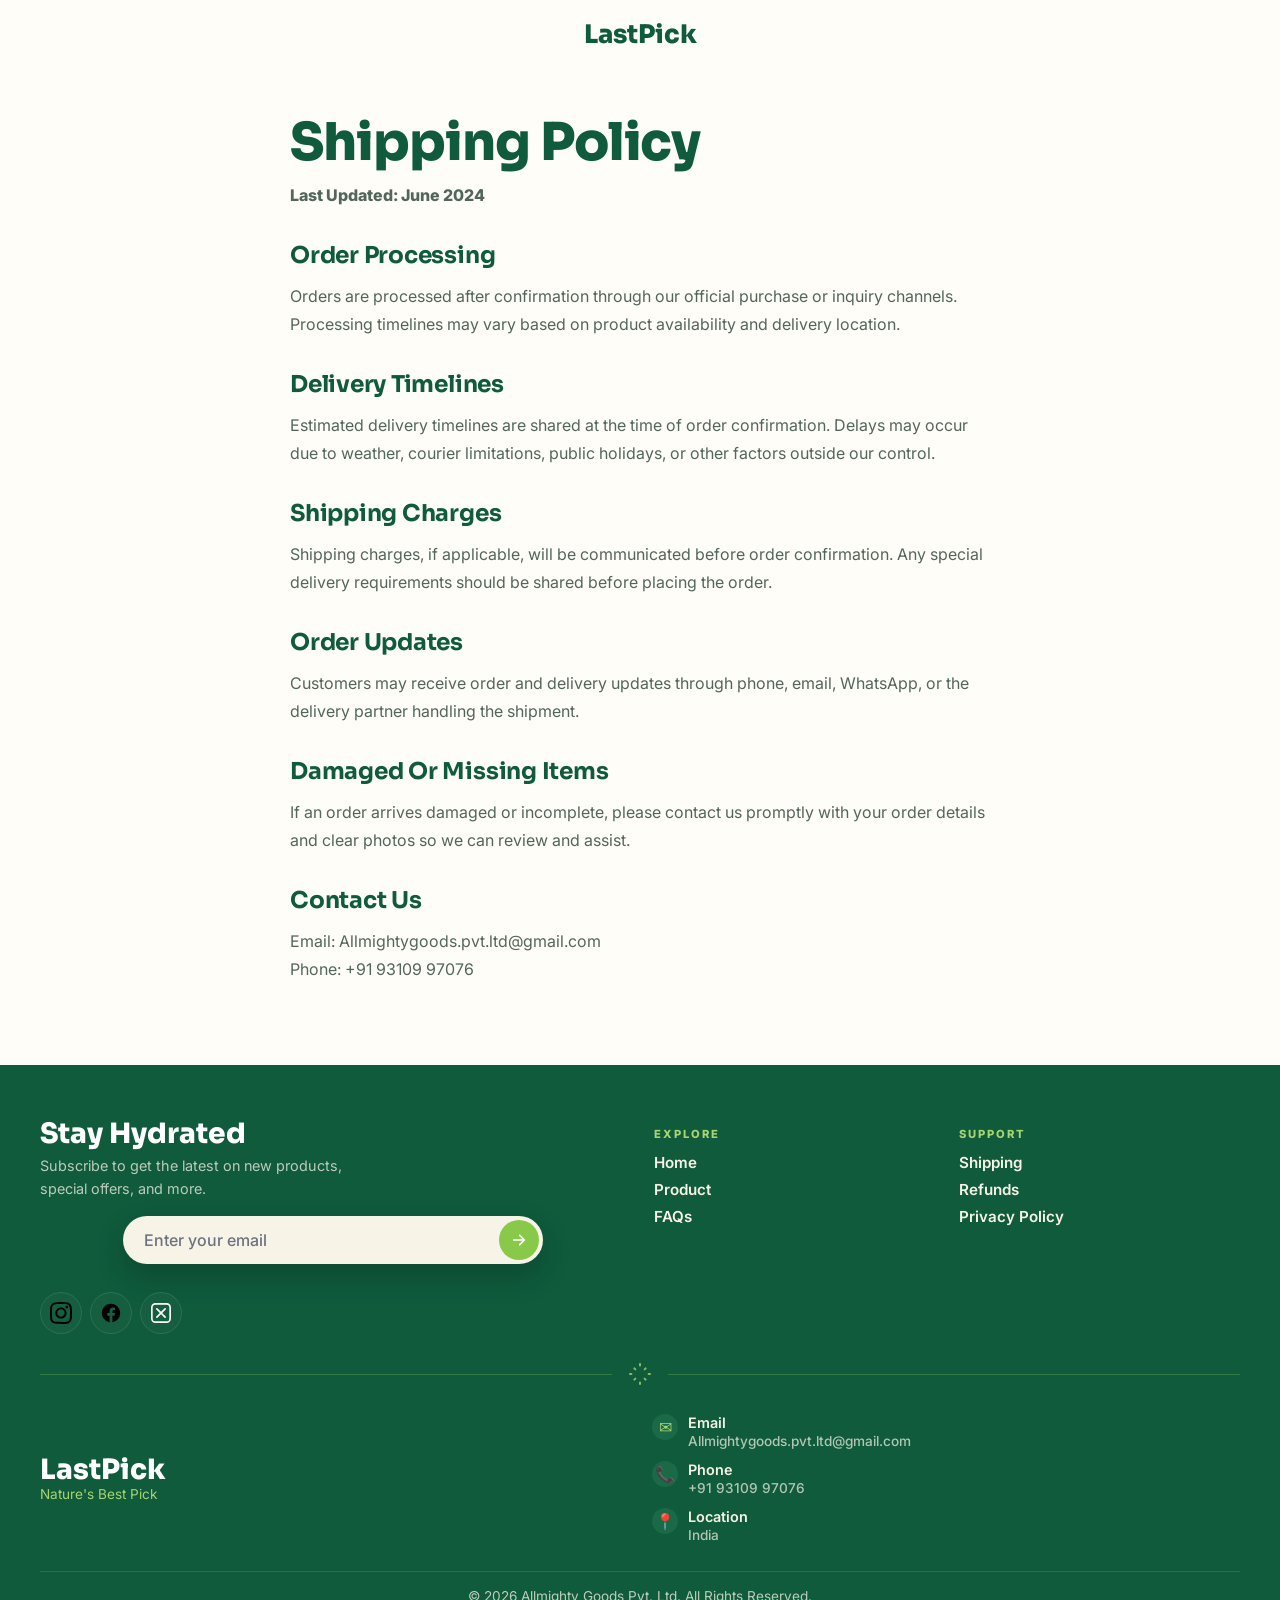
<file: shipping-policy.html>
<!DOCTYPE html>
<html lang="en">
<head>
  <meta charset="UTF-8" />
  <meta name="viewport" content="width=device-width, initial-scale=1.0" />
  <meta name="description" content="Read the LastPick Shipping Policy for order processing, delivery timelines, shipping updates, and customer support." />
  <meta name="theme-color" content="#0f5b3c" />
  <meta name="robots" content="noindex, follow" />
  <link rel="canonical" href="https://lastpick.co.in/shipping-policy.html" />
  <title>Shipping Policy | LastPick</title>
  <link rel="preconnect" href="https://fonts.googleapis.com" />
  <link rel="preconnect" href="https://fonts.gstatic.com" crossorigin />
  <link rel="preload" href="https://fonts.googleapis.com/css2?family=Inter:wght@400;500;600;700;800&family=Sora:wght@700;800&display=swap" as="style" />
  <link href="https://fonts.googleapis.com/css2?family=Inter:wght@400;500;600;700;800&family=Sora:wght@700;800&display=swap" rel="stylesheet" media="print" onload="this.media='all'" />
  <noscript><link href="https://fonts.googleapis.com/css2?family=Inter:wght@400;500;600;700;800&family=Sora:wght@700;800&display=swap" rel="stylesheet" /></noscript>
  <link rel="stylesheet" href="styles.css" />
  <link rel="stylesheet" href="typography.css" />
  <!-- Favicon and Manifest -->
  <link rel="icon" type="image/png" sizes="96x96" href="/favicon-96x96.png">
  <link rel="icon" type="image/svg+xml" href="/favicon.svg">
  <link rel="shortcut icon" href="/favicon.ico">
  <link rel="apple-touch-icon" sizes="180x180" href="/apple-touch-icon.png">
  <link rel="manifest" href="/site.webmanifest">
  <!-- Structured Data (JSON-LD) -->
  <script type="application/ld+json">
  {
    "@context": "https://schema.org",
    "@type": "BreadcrumbList",
    "itemListElement": [
      {
        "@type": "ListItem",
        "position": 1,
        "name": "Home",
        "item": "https://lastpick.co.in/"
      },
      {
        "@type": "ListItem",
        "position": 2,
        "name": "Shipping Policy"
      }
    ]
  }
  </script>

  <!-- Google Analytics -->
  <script async src="https://www.googletagmanager.com/gtag/js?id=G-FLSS8MFY6C"></script>
  <script>
    window.dataLayer = window.dataLayer || [];
    function gtag(){dataLayer.push(arguments);}
    gtag('js', new Date());
  
    gtag('config', 'G-FLSS8MFY6C');
  </script>

</head>

<body class="policy-shell">
  <div class="page-shell">
    <header class="site-header">
      <a class="brand" href="/">LastPick</a>
    </header>

    <main class="policy-page">
      <h1>Shipping Policy</h1>
      <p class="policy-updated">Last Updated: June 2024</p>

      <h2>Order Processing</h2>
      <p>Orders are processed after confirmation through our official purchase or inquiry channels. Processing timelines may vary based on product availability and delivery location.</p>

      <h2>Delivery Timelines</h2>
      <p>Estimated delivery timelines are shared at the time of order confirmation. Delays may occur due to weather, courier limitations, public holidays, or other factors outside our control.</p>

      <h2>Shipping Charges</h2>
      <p>Shipping charges, if applicable, will be communicated before order confirmation. Any special delivery requirements should be shared before placing the order.</p>

      <h2>Order Updates</h2>
      <p>Customers may receive order and delivery updates through phone, email, WhatsApp, or the delivery partner handling the shipment.</p>

      <h2>Damaged Or Missing Items</h2>
      <p>If an order arrives damaged or incomplete, please contact us promptly with your order details and clear photos so we can review and assist.</p>

      <h2>Contact Us</h2>
      <p>Email: Allmightygoods.pvt.ltd@gmail.com<br />Phone: +91 93109 97076</p>
    </main>

    <footer class="site-footer">
      <!-- The new footer will be rendered here via script or by including the HTML block -->
    </footer>
  </div>
  <script src="script.js" defer></script>
</body>
</html>
</file>
<file: styles.css>
:root {
  color-scheme: light;
  /* Brand Colors (Unchanged) */
  --dark-green: #0f5b3c;
  --deep-green: #083826;
  --leaf-green: #a7d46f;
  --cream: #fffdf7;
  --warm-cream: #f8f3e7;
  --gold: #d6b25e;
  --text: #152f24;
  --muted: #53665c;
  --line: rgba(15, 91, 60, 0.12);

  /* Layout */
  --container: 1280px;
  --gutter: clamp(1rem, 4vw, 2.5rem); /* 16px -> 40px */
  --header-height: 72px; /* Default header height for calculations */
  --section-y: clamp(3rem, 6vw, 5rem); /* 48px -> 80px */

  /* Spacing Scale */
  --space-xs: 0.25rem;  /* 4px */
  --space-sm: 0.5rem;   /* 8px */
  --space-md: 1rem;     /* 16px */
  --space-lg: 1.5rem;   /* 24px */
  --space-xl: 2rem;     /* 32px */
  --space-xxl: 3rem;    /* 48px */

  /* Borders & Radius */
  --radius-lg: 24px;
  --radius-md: 18px;
  --radius-sm: 12px;

  /* Shadows & Transitions */
  --shadow-sm: 0 4px 12px rgba(15, 91, 60, 0.08);
  --shadow-md: 0 12px 28px rgba(15, 91, 60, 0.12);
  --transition-base: 250ms cubic-bezier(0.4, 0, 0.2, 1);

  /* Typography (Unchanged) */
  --font-sans: 'Inter', system-ui, -apple-system, BlinkMacSystemFont, 'Segoe UI', sans-serif;
  --font-display: 'Sora', var(--font-sans);
}

* {
  box-sizing: border-box;
}

html {
  scroll-behavior: smooth;
  scroll-padding-top: 80px; /* Prevents fixed header from overlapping content on anchor links */
}

body {
  margin: 0;
  min-height: 100vh;
  overflow-x: hidden;
  background: var(--cream);
  color: var(--text);
  font-family: var(--font-sans);
  text-rendering: optimizeLegibility;
  -webkit-font-smoothing: antialiased;
}

img,
svg {
  display: block;
}

img {
  max-width: 100%;
}

a {
  color: inherit;
  text-decoration: none;
}

button,
input,
textarea,
select {
  font: inherit;
}

.page-shell {
  overflow-x: clip;
}

.skip-link {
  position: absolute;
  top: 16px;
  left: 16px;
  z-index: 100;
  transform: translateY(-140%);
  border-radius: 999px;
  background: var(--warm-cream);
  color: var(--dark-green);
  padding: 10px 14px;
  font-weight: 800;
  box-shadow: var(--shadow-card);
  transition: transform 0.2s ease;
}

.skip-link:focus {
  transform: translateY(0);
  outline: 3px solid rgba(167, 212, 111, 0.55);
  outline-offset: 4px;
}

.site-header {
  position: fixed;
  inset: 0 0 auto;
  z-index: 40;
  display: flex;
  align-items: center;
  justify-content: space-between;
  gap: var(--space-lg);
  padding: 18px clamp(18px, 5vw, 72px);
  color: var(--warm-cream);
  background: linear-gradient(180deg, rgba(6, 42, 28, 0.30), transparent);
  pointer-events: none;
}

.site-header > * {
  pointer-events: auto;
}

.brand {
  color: var(--warm-cream);
  font-family: var(--font-display);
  font-size: clamp(1.35rem, 2vw, 1.65rem);
  font-weight: 800;
  line-height: 1;
  text-shadow: 0 8px 24px rgba(0, 0, 0, 0.20);
}

.nav-links {
  display: flex;
  align-items: center;
  gap: clamp(12px, 2.2vw, 28px);
  border: 1px solid rgba(255, 255, 255, 0.14);
  border-radius: 999px;
  background: rgba(8, 56, 38, 0.34);
  padding: 8px 12px;
  color: rgba(248, 243, 231, 0.92);
  -webkit-backdrop-filter: blur(12px);
  backdrop-filter: blur(12px);
  box-shadow: 0 18px 38px rgba(0, 0, 0, 0.14);
}

.nav-links a {
  border-radius: 999px;
  padding: 8px 10px;
  font-size: 0.92rem;
  font-weight: 800;
  transition: background-color var(--transition-base), color var(--transition-base), transform var(--transition-base);
}

.nav-links a:hover,
.nav-links a.active {
  background: rgba(255, 255, 255, 0.12);
  color: #fff;
}

.nav-links a:hover {
  transform: scale(1.05);
}
.nav-links a.active {
  box-shadow: inset 0 0 10px rgba(0,0,0,0.1);
}
.menu-toggle {
  display: none;
  width: 44px;
  height: 44px;
  align-items: center;
  justify-content: center;
  border: 1px solid rgba(255, 255, 255, 0.18);
  border-radius: 999px;
  background: rgba(8, 56, 38, 0.58);
  color: var(--warm-cream);
  cursor: pointer;
  -webkit-backdrop-filter: blur(10px);
  backdrop-filter: blur(10px);
  box-shadow: 0 12px 30px rgba(0, 0, 0, 0.18);
}

.hero {
  position: relative;
  display: grid;
  min-height: clamp(620px, 86vh, 820px);
  overflow: hidden;
  isolation: isolate;
}

.hero-bg,
.hero-overlay,
.hero-decoration {
  position: absolute;
}

.hero-bg {
  inset: 0;
  z-index: -2;
  background-image: url('assets/images/hero/hero-bg.webp');
  background-position: 80% center;
  background-size: cover;
  transform: scale(1.01);
}

.hero-overlay {
  inset: 0;
  z-index: -1;
  background:
    linear-gradient(90deg, rgba(5, 36, 24, 0.38) 0%, rgba(5, 36, 24, 0.16) 44%, rgba(5, 36, 24, 0.02) 78%),
    linear-gradient(180deg, rgba(0, 0, 0, 0.10) 0%, rgba(0, 0, 0, 0.04) 55%, rgba(15, 91, 60, 0.16) 100%);
}

.hero-decoration {
  display: none;
  pointer-events: none;
}

.hero-content {
  align-self: center;
  width: min(220px, calc(100% - (var(--gutter) * 2)));
  margin-left: clamp(24px, 7vw, 122px);  
  padding-top: 58px;
  color: var(--warm-cream);
  opacity: 1;
  transform: translate3d(0, 0, 0);
  transition: opacity 0.7s ease, transform 0.7s ease;
}

.hero-content.visible {
  opacity: 1;
  transform: translate3d(0, 0, 0);
}

.eyebrow,
.section-label,
.pack-heading,
.footer-heading {
  text-transform: uppercase;
}

.eyebrow {
  margin: 0 0 var(--space-md);
  color: #f2ffd9;
  font-size: 0.78rem;
  font-weight: 800;
  letter-spacing: 0.18em;
  text-shadow: 0 3px 18px rgba(0, 0, 0, 0.34);
}

.hero h1 {
  max-width: 10ch;
  margin: 0 0 28px;
  font-size: clamp(3.45rem, 7vw, 6.2rem);
  font-weight: 800;
  letter-spacing: 0;
  line-height: 0.98;
  text-shadow: 0 8px 34px rgba(0, 0, 0, 0.36);
}

.button {
  display: inline-flex;
  min-height: 46px;
  align-items: center;
  justify-content: center;
  border-radius: 999px;
  padding: 14px 28px;
  font-weight: 800;
  letter-spacing: 0.02em;
  transition: transform var(--transition-base), box-shadow var(--transition-base), background-color var(--transition-base), color var(--transition-base);
}

.button:hover {
  transform: scale(1.02);
  box-shadow: var(--shadow-md);
}

.button-primary {
  border: 1px solid rgba(255, 255, 255, 0.44);
  background: var(--warm-cream);
  color: var(--dark-green);
  box-shadow: 0 20px 42px rgba(0, 0, 0, 0.18);
}

.button-primary:hover {
  background: #fff;
  box-shadow: 0 24px 48px rgba(0, 0, 0, 0.22);
}

.button-secondary {
  border: 1px solid rgba(15, 91, 60, 0.18);
  background: var(--dark-green);
  color: var(--warm-cream);
  box-shadow: 0 18px 34px rgba(15, 91, 60, 0.18);
}

.button-secondary:hover {
  background: #144f32;
  box-shadow: 0 22px 42px rgba(15, 91, 60, 0.24);
}

.button-tertiary {
  min-height: 48px;
  border: 1px solid rgba(15, 91, 60, 0.16);
  background: rgba(255, 253, 247, 0.54);
  color: var(--dark-green);
  padding: 13px 30px;
  box-shadow: 0 10px 24px rgba(15, 91, 60, 0.08);
}

.button-tertiary:hover {
  background: var(--warm-cream);
  border-color: rgba(15, 91, 60, 0.28);
  box-shadow: 0 16px 30px rgba(15, 91, 60, 0.14);
  transform: translateY(-2px);
}

.product-highlight,
.why-section,
.lifestyle-gallery {
  padding: var(--section-y) var(--gutter);
}

.product-grid,
.section-inner,
.gallery-inner,
.footer-grid {
  width: min(100%, var(--container));
  margin-inline: auto;
}

.product-grid {
  display: grid; /* This will be a single column grid by default */
  gap: var(--space-lg);
  align-items: center;
}

/* Apply two-column layout only on larger screens */
@media (min-width: 1024px) {
  .product-grid {
    grid-template-columns: minmax(0, 0.8fr) minmax(0, 1.2fr);
    gap: var(--space-xxl);
  }

  .product-highlight .product-grid {
    gap: clamp(28px, 4vw, 40px);
  }
}

.image-frame {
  display: grid;
  /* Reduced height by ~15-20% */
  min-height: clamp(300px, 38vw, 460px);
  place-items: center;
  overflow: hidden;
  border: 1px solid var(--line); /* Unchanged */
  border-radius: var(--radius-lg); /* Unchanged */
  background: linear-gradient(135deg, #fffdf7 0%, #f4ecd9 100%);
  box-shadow: var(--shadow-md);
}

.image-frame img {
  width: 100%;
  height: 100%;
  aspect-ratio: 1 / 1;
  object-fit: contain;
  padding: clamp(20px, 4vw, 50px); /* Reduced padding to allow for larger bottle */
  transition: opacity var(--transition-base), transform var(--transition-base);

  filter: drop-shadow(0 20px 25px rgba(0,0,0,0.18));
}

.image-frame img[src$="bottle-200ml.webp"] {
  transform: scale(1.15);
}

/* New style for the premium homepage bottle */
.product-highlight .image-frame {
  background:
    radial-gradient(circle at 50% 34%, rgba(255, 255, 255, 0.98) 0%, rgba(255, 253, 247, 0.94) 38%, rgba(244, 236, 217, 0.86) 100%),
    linear-gradient(135deg, #fffdf7 0%, #f4ecd9 100%);
  box-shadow: 0 18px 36px rgba(15, 91, 60, 0.10);
}

.product-highlight .image-frame img[src$="featured-bottle.webp"] {
  transform: scale(1.32);
  filter:
    drop-shadow(0 18px 30px rgba(15, 91, 60, 0.16))
    drop-shadow(0 3px 16px rgba(214, 178, 94, 0.10));
}

.product-copy {
  display: flex;
  flex-direction: column;
  gap: var(--space-lg); /* 24px */
  justify-content: center;
}

.product-highlight .product-copy {
  gap: 18px;
}

.product-eyebrow {
  display: block;
  margin-bottom: -8px;
  color: var(--dark-green);
  font-size: 0.74rem;
  font-weight: 800;
  letter-spacing: 0.22em;
  line-height: 1;
  text-transform: uppercase;
}

.product-tagline {
  color: var(--muted);
  line-height: 1.55;
  max-width: 34ch;
  margin: -2px 0 0;
}

.product-heading-link,
.image-frame-link {
  color: inherit;
}

.section-label {
  color: var(--dark-green);
  font-size: 0.76rem;
  font-weight: 800;
  letter-spacing: 0.24em;
}

/* Style for the moved featured product label */
.product-grid > .section-label {
  grid-column: 1 / -1; /* Span full width */
  margin-bottom: 0; /* Adjusted to reduce gap */
  justify-self: start;
}

.product-heading,
.why-section h2,
.gallery-heading h2,
.policy-page h1 {
  margin: 0;
  font-weight: 800;
  letter-spacing: 0;
  line-height: 1.02;
}

.product-heading {
  max-width: 11ch;
  color: var(--text);
  font-size: clamp(2.35rem, 4vw, 3.45rem);
}

.product-buy {
  display: flex;
  flex-wrap: wrap;
  align-items: center;
  gap: var(--space-lg);
}

.product-highlight .product-buy {
  gap: 18px;
}

.price-wrapper {
  display: grid;
  grid-template-columns: auto 1fr;
  align-items: baseline;
  gap: 4px var(--space-sm);
  width: 100%;
}

.moq-badge, .moq-note {
  font-size: 0.8rem;
  font-weight: 600;
  color: var(--muted);
  grid-column: 1 / -1;
  line-height: 1;
}

.product-highlight .moq-note {
  margin: 0;
  line-height: 1.25;
}
.pack-savings-note {
  grid-column: 1 / -1;
  margin: 4px 0 0;
  font-size: 0.8rem;
  font-weight: 600;
  color: var(--muted);
  line-height: 1.4;
}
.price-unit {
  font-size: 1rem;
  font-weight: 600;
  color: var(--muted);
}

.price {
  color: var(--dark-green);
  font-size: clamp(1.75rem, 3vw, 2.18rem);
  font-weight: 800;
  line-height: 1;
}

.price-label {
  grid-column: 1 / -1;
  font-size: 0.7rem;
  font-weight: 700;
  letter-spacing: 0.1em;
  text-transform: uppercase;
  color: var(--muted);
}

.price-original {
  align-self: end;
  margin-bottom: 4px;
  color: var(--muted);
  font-size: 1.1rem;
  font-weight: 600;
  text-decoration-thickness: 1.5px;
}

.pack-selector {
  display: grid;
  gap: var(--space-md);
}

.pack-heading {
  margin: 0;
  color: var(--dark-green);
  font-size: 0.82rem;
  font-weight: 800;
  letter-spacing: 0.16em;
}

.pack-cards {
  display: grid;
  grid-template-columns: repeat(3, minmax(0, 1fr));
  gap: var(--space-md);
}

.pack-card {
  display: grid;
  min-height: 124px;
  place-items: center;
  gap: 8px;
  border: 1px solid var(--line);
  border-radius: var(--radius-sm);
  background: #fff;
  padding: 12px 8px;
  color: var(--dark-green);
  cursor: pointer;
  box-shadow: var(--shadow-sm);
  transition: transform var(--transition-base), border-color var(--transition-base), box-shadow var(--transition-base), background-color var(--transition-base);
}

.pack-card img {
  width: 68px;
  height: 68px;
  object-fit: contain;
}

.pack-label {
  font-size: 0.78rem;
  font-weight: 800;
  line-height: 1.2;
  text-align: center;
}

.pack-card.active {
  outline: 2px solid rgba(167, 212, 111, 0.72);
  outline-offset: 2px;
}

.product-icons,
.feature-cards {
  display: grid;
  grid-template-columns: repeat(auto-fit, minmax(200px, 1fr));
  gap: 14px;
}

.feature-item,
.feature-card {
  border-radius: var(--radius-md);
}

.feature-item {
  display: flex;
  min-height: 64px;
  align-items: center;
  gap: var(--space-md);
  background: rgba(15, 91, 60, 0.08);
  color: var(--dark-green);
  padding: 14px 16px;
  font-weight: 800;
}

.feature-icon {
  display: inline-flex;
  width: 34px;
  height: 34px;
  flex: 0 0 34px;
  align-items: center;
  justify-content: center;
  border-radius: 999px;
  background: var(--leaf-green);
  color: var(--dark-green);
  font-size: 0.95rem;
}

/* ========================================================= */
/* FAQ Accordion Section                                     */
/* ========================================================= */
.faq-accordion-section { /* Unchanged */
  padding: 80px var(--gutter);
  background: linear-gradient(180deg, #F8FCFF 0%, #F4F9F6 100%);
}

.faq-accordion-inner {
  max-width: var(--container);
  margin-inline: auto;
  display: flex;
  flex-direction: column;
  align-items: center;
}

.faq-accordion-header {
  text-align: center;
  margin-bottom: var(--space-xxl);
}

.faq-accordion-header h2 {
  margin: 0;
  color: #0F5B3C;
  font-weight: 700;
  font-size: clamp(2.25rem, 5vw, 3.75rem); /* 36px -> 60px */
  line-height: 1.05;
}

.faq-accordion-header h2::after {
  content: '';
  display: block;
  width: 80px;
  height: 4px;
  margin: 28px auto 0;
  background: var(--leaf-green);
  border-radius: 999px;
}

.accordion-group {
  display: flex;
  flex-direction: column;
  gap: 10px; /* Further reduced gap between cards */
  width: 100%;
}

.accordion-item {
  cursor: pointer;
  border: 1px solid rgba(15,91,60,.08);
  border-radius: 16px;
  background: rgba(255,255,255,.75);
  box-shadow: 0 8px 30px rgba(15,91,60,.05);
  -webkit-backdrop-filter: blur(6px);
  backdrop-filter: blur(6px);
  transition: transform 300ms ease, background-color 300ms ease;
}

.accordion-item:hover {
  transform: translateY(-2px);
  background: rgba(255,255,255,1);
}

.accordion-heading {
  margin: 0;
  font-size: inherit;
  font-weight: inherit;
  line-height: 1;
}

.accordion-trigger {
  display: flex;
  align-items: center;
  justify-content: space-between;
  gap: var(--space-lg);
  width: 100%;
  min-height: 80px;
  border: 0;
  background: transparent;
  padding: var(--space-md) var(--space-lg);
  text-align: left;
  cursor: pointer;
}

.accordion-title {
  display: flex;
  align-items: center;
  gap: var(--space-md);
  color: var(--dark-green);
  font-weight: 600;
  font-size: clamp(1.125rem, 2vw, 1.375rem); /* 18px -> 22px */
}

.accordion-number {
  display: grid;
  place-items: center;
  flex-shrink: 0;
  width: 36px;
  height: 36px;
  border-radius: 999px;
  background: var(--leaf-green);
  color: var(--dark-green);
  font-size: 0.9rem;
  font-weight: 700;
}

.accordion-icon {
  width: 12px;
  height: 12px;
  border-style: solid;
  border-color: var(--dark-green);
  border-width: 0 2px 2px 0;
  transform: rotate(45deg);
  transition: transform 300ms ease;
}

.accordion-trigger[aria-expanded="true"] .accordion-icon {
  transform: rotate(-135deg);
}

.accordion-panel {
  max-height: 0;
  overflow: hidden;
  opacity: 0;
  transition: max-height 300ms ease, opacity 300ms ease, padding 300ms ease;
  padding: 0 var(--space-lg);
}

.accordion-content {
  padding: var(--space-lg);
  margin-left: 52px; /* 36px (number) + 16px (gap) */ /* Unchanged */
  background: rgba(15,91,60,.03);
  border-left: 4px solid var(--leaf-green);
  border-radius: 14px;
}

.accordion-content p {
  max-width: 70ch;
  margin: 0;
  color: var(--muted);
  font-size: 1rem; /* 16px */
  line-height: 1.8;
}

.product-details-section {
  padding: calc(var(--header-height) + var(--space-lg)) var(--gutter) var(--section-y);
}

.product-header {
  display: flex;
  flex-direction: column;
  gap: var(--space-md);
}

.product-rating {
  display: flex;
  align-items: center;
  gap: 8px;
  font-size: 0.9rem;
  font-weight: 600;
}

.product-rating .stars {
  color: var(--gold);
  letter-spacing: 2px;
}

.product-rating .rating-value {
  color: var(--muted);
}

.product-description p {
  display: none;
  margin: 0;
  color: var(--muted);
  line-height: 1.6;
}

.product-description p.active {
  display: block;
}

.purchase-controls {
  display: flex;
  flex-wrap: wrap;
  align-items: center;
  gap: var(--space-lg);
}

.purchase-controls {
  margin-top: var(--space-lg);
}

.quantity-selector {
  display: grid;
  gap: var(--space-sm);
}

.quantity-label {
  font-size: 0.82rem;
  font-weight: 800;
  letter-spacing: 0.16em;
  text-transform: uppercase;
  color: var(--dark-green);
}

.quantity-input {
  display: flex;
  align-items: center;
  border: 1px solid var(--line);
  border-radius: 999px;
  overflow: hidden;
}

.quantity-input input {
  width: 50px;
  border: 0;
  text-align: center;
  background: transparent;
  -moz-appearance: textfield;
}
.quantity-input input::-webkit-outer-spin-button,
.quantity-input input::-webkit-inner-spin-button {
  -webkit-appearance: none; margin: 0;
}

.quantity-btn {
  width: 40px;
  height: 40px;
  border: 0;
  background: transparent;
  color: var(--muted);
  cursor: pointer;
  font-size: 1.2rem;
}
.quantity-btn:disabled {
  opacity: 0.5;
  cursor: not-allowed;
}


.product-info-tabs {
  margin-top: var(--space-lg);
  display: grid;
  gap: var(--space-lg);
}

.info-item h4 {
  margin: 0 0 var(--space-sm);
  font-size: 1rem;
  font-weight: 800;
  color: var(--dark-green);
}

.info-item p, .nutrition-list {
  margin: 0;
  padding: 0;
  list-style: none;
  color: var(--muted);
  line-height: 1.6;
}

.price-subtitle {
  grid-column: 1 / -1;
  margin-top: -12px;
  font-size: 0.9rem;
  font-weight: 600;
  color: var(--muted);
}

.price-note {
  grid-column: 1 / -1;
  margin: 0;
  padding: 4px 10px;
  border-radius: 999px;
  background: rgba(167, 212, 111, 0.2);
  color: var(--dark-green);
  font-size: 0.75rem;
  font-weight: 700;
  text-align: center;
}

.moq-badge-premium {
  display: none; /* Hidden by default */
  align-items: center;
  gap: 8px;
  margin-top: 4px;
  padding: 6px 12px;
  border: 1px solid rgba(15, 91, 60, 0.1);
  border-radius: 999px;
  background-color: #EAF7E3;
  color: var(--dark-green);
  font-size: 13px;
  font-weight: 700;
  justify-self: start;
}

.moq-badge-premium.visible {
  display: inline-flex;
}

.moq-badge-premium::before {
  content: '';
  display: block;
  width: 16px;
  height: 16px;
  background-image: url("data:image/svg+xml,%3Csvg xmlns='http://www.w3.org/2000/svg' viewBox='0 0 24 24' fill='none' stroke='%230f5b3c' stroke-width='2' stroke-linecap='round' stroke-linejoin='round'%3E%3Cpath d='M21 10V8a2 2 0 0 0-1-1.73l-7-4a2 2 0 0 0-2 0l-7 4A2 2 0 0 0 3 8v2'%3E%3C/path%3E%3Cpath d='M3 14v4a2 2 0 0 0 2 2h14a2 2 0 0 0 2-2v-4'%3E%3C/path%3E%3Cpath d='M21 10l-7 4-7-4'%3E%3C/path%3E%3Cpath d='M12 22V14'%3E%3C/path%3E%3Cpath d='M7 12.5L12 15l5-2.5'%3E%3C/path%3E%3C/svg%3E");
  background-size: contain;
}

#product-buy-wrapper {
  transition: opacity 300ms ease, transform 300ms ease;
}

#buy-now-btn {
  opacity: 0;
  pointer-events: none;
    transform: translateY(4px);
}

.product-details-section {
  padding: calc(var(--header-height) + 32px) var(--gutter) clamp(44px, 5vw, 64px);
}

@media (min-width: 1024px) {
  .product-details-section .product-grid {
    gap: clamp(28px, 4vw, 40px);
  }
}

.product-details-section .product-copy {
  gap: 18px;
}

.product-details-section .product-header {
  gap: 8px;
  padding-top: clamp(8px, 1.3vw, 18px);
}

.product-details-section .section-label,
.product-details-section .product-eyebrow {
  line-height: 1;
}

.product-details-section .product-eyebrow {
  margin: -2px 0 -4px;
  font-size: 0.72rem;
  letter-spacing: 0.2em;
}

.product-details-section .product-heading {
  max-width: 11ch;
  font-size: clamp(1.75rem, 3vw, 2.6rem);
  line-height: 1.05;
}

.product-details-section .image-frame {
  position: relative;
  min-height: clamp(340px, 40vw, 500px);
  background:
    radial-gradient(circle at 50% 32%, rgba(255, 255, 255, 0.98) 0%, rgba(255, 253, 247, 0.95) 42%, rgba(244, 236, 217, 0.86) 100%),
    linear-gradient(135deg, #fffdf7 0%, #f4ecd9 100%);
  box-shadow: 0 18px 38px rgba(15, 91, 60, 0.10);
}

.product-details-section .image-frame img {
  padding: clamp(14px, 3vw, 38px);
  transform: scale(1.1);
  filter:
    drop-shadow(0 18px 28px rgba(15, 91, 60, 0.14))
    drop-shadow(0 4px 16px rgba(214, 178, 94, 0.10));
}

.product-details-section .image-frame img[src$="bottle-200ml.webp"] {
  transform: scale(1.22);
}

.product-page-badge {
  position: absolute;
  top: 16px;
  left: 16px;
  z-index: 2;
  display: inline-flex;
  align-items: center;
  justify-content: center;
  min-height: 30px;
  border: 1px solid rgba(15, 91, 60, 0.12);
  border-radius: 999px;
  background: rgba(255, 253, 247, 0.9);
  color: var(--dark-green);
  padding: 6px 12px;
  font-size: 0.72rem;
  font-weight: 800;
  letter-spacing: 0.08em;
  line-height: 1;
  text-transform: uppercase;
  box-shadow: 0 10px 24px rgba(15, 91, 60, 0.12);
  -webkit-backdrop-filter: blur(8px);
  backdrop-filter: blur(8px);
  transition: opacity 300ms ease, transform 300ms ease;
}

.product-details-section .pack-selector {
  gap: 10px;
}

.product-details-section .pack-heading {
  font-size: 0.74rem;
  letter-spacing: 0.14em;
}

.product-details-section .pack-cards {
  gap: 10px;
}

.product-details-section .pack-card {
  min-height: 104px;
  gap: 6px;
  padding: 8px 6px;
  border-radius: 14px;
}

.product-details-section .pack-card img {
  width: 58px;
  height: 58px;
}

.product-details-section .pack-label {
  font-size: 0.74rem;
}

.product-details-section .purchase-controls {
  align-items: flex-start;
  gap: 14px 18px;
  margin-top: 0;
}

.product-details-section .quantity-selector {
  gap: 6px;
  padding-top: 4px;
}

.product-details-section .quantity-label {
  font-size: 0.72rem;
  letter-spacing: 0.12em;
}

.product-details-section .quantity-input input {
  width: 44px;
}

.product-details-section .quantity-btn {
  width: 38px;
  height: 38px;
  font-size: 1.05rem;
}

.product-details-section #product-buy-wrapper {
  display: grid;
  flex: 1 1 220px;
  max-width: 280px;
  align-items: start;
  justify-items: start;
  gap: 6px;
}

.product-details-section .price {
  align-self: start;
  font-size: clamp(2rem, 4vw, 2.75rem);
  line-height: 0.95;
}

.product-details-section .price-details {
  display: grid;
  gap: 0;
}

.product-details-section .price-subtitle {
  margin: 0;
  font-size: 0.9rem;
  line-height: 1.35;
}

.product-details-section .price-note,
.product-details-section .moq-badge-premium {
  display: none;
}

.product-details-section .trust-badges {
  display: flex;
  flex-wrap: wrap;
  gap: 6px;
}

.product-details-section .trust-badge {
  color: var(--dark-green);
  font-size: 0.82rem;
  font-weight: 700;
  line-height: 1.35;
}

.product-details-section #buy-now-btn {
  min-height: 44px;
  margin-top: 6px;
  padding: 12px 24px;
  opacity: 1;
  pointer-events: auto;
  transform: none;
}

.product-details-section .product-info-tabs {
  margin-top: 8px;
  gap: 14px;
}

.product-details-section .product-icons {
  grid-template-columns: repeat(4, minmax(0, 1fr));
  gap: 10px;
}

.product-details-section .feature-item {
  min-height: 44px;
  justify-content: center;
  gap: 8px;
  border: 1px solid rgba(15, 91, 60, 0.08);
  border-radius: 999px;
  background: rgba(255, 253, 247, 0.72);
  padding: 8px 10px;
  font-size: 0.78rem;
  line-height: 1.2;
  box-shadow: 0 8px 18px rgba(15, 91, 60, 0.06);
}

.product-details-section .feature-icon {
  width: 22px;
  height: 22px;
  flex: 0 0 22px;
  font-size: 0.72rem;
}

.product-details-section .info-item h4 {
  margin-bottom: 6px;
  font-size: 0.92rem;
}

.product-details-section .info-item p,
.product-details-section .nutrition-list {
  font-size: 0.9rem;
  line-height: 1.45;
}

.product-details-section .nutrition-list {
  display: grid;
  max-width: 380px;
}

.product-details-section .nutrition-list li {
  display: grid;
  grid-template-columns: minmax(0, 1fr) auto;
  gap: 18px;
  border-bottom: 1px solid rgba(15, 91, 60, 0.08);
  padding: 7px 0;
}

.product-details-section .nutrition-list li:first-child {
  padding-top: 0;
}

.product-details-section .nutrition-list li:last-child {
  border-bottom: 0;
  padding-bottom: 0;
}

.product-details-section .nutrition-list span:last-child {
  color: var(--dark-green);
  font-weight: 700;
  text-align: right;
}

.lifestyle-gallery {
  background: var(--cream);
  padding-top: var(--space-xxl);
}

.gallery-heading {
  display: flex;
  flex-direction: column; /* Stack label and heading vertically */
  align-items: flex-start; /* Align to the left */
  gap: var(--space-lg);
  margin-bottom: var(--space-lg);
}

.gallery-heading h2 {
  max-width: 100%;
  color: var(--dark-green);
  font-size: clamp(2.25rem, 4vw, 3rem); /* Adjusted heading size */
  text-align: left; /* Align heading text to the left */
}

.gallery-shell {
  padding-left: 0;
  padding-right: 0;
  padding-top: 0; /* Remove default section padding to use custom value */
}

.gallery-grid {
  display: grid;
  grid-template-columns: repeat(3, 1fr); /* Create three equal-width columns */
  gap: var(--space-lg); /* 24px */
}

.gallery-card {
  position: relative;
  aspect-ratio: 1 / 1.05; /* Adjusted aspect-ratio for better card height */
  overflow: hidden;
  border-radius: var(--radius-lg);
  background: rgba(15, 91, 60, 0.08);
  box-shadow: var(--shadow-md);
}

.gallery-card:nth-child(1) img {
  /* Improves composition by shifting focus down slightly */
  object-position: center 70%;
}

.gallery-card img {
  width: 100%;
  height: 100%;
  object-fit: cover;
  transition: transform 0.4s ease;
}

.gallery-card:nth-child(3) img {
  object-position: center right;
}

.gallery-card::after {
  position: absolute;
  inset: 0;
  content: "";
  background: linear-gradient(180deg, transparent 42%, rgba(8, 56, 38, 0.74) 100%);
  pointer-events: none;
}

.gallery-card:hover img {
  transform: scale(1.035);
}

.gallery-caption {
  position: absolute;
  right: 18px;
  bottom: 18px;
  left: 18px;
  z-index: 1;
  display: flex;
  align-items: center;
  justify-content: space-between;
  gap: var(--space-md);
  color: var(--warm-cream);
}

.gallery-caption span {
  color: var(--leaf-green);
  font-size: 0.78rem;
  font-weight: 800;
  letter-spacing: 0.18em;
}

.gallery-caption p {
  margin: 0;
  font-size: clamp(1rem, 1.7vw, 1.24rem);
  font-weight: 800;
  line-height: 1.2;
  text-align: right;
}

.site-footer {
  position: relative;
  overflow: hidden;
  background: var(--dark-green); /* #0F5B3C */
  color: var(--warm-cream);
  padding: clamp(34px, 5vw, 52px) var(--gutter) 22px;
}

/* ========================================================= */
/* NEW RESPONSIVE FOOTER                                     */
/* ========================================================= */

.mobile-footer-wrapper {
  display: grid;
  gap: var(--space-lg);
  width: min(100%, var(--container));
  margin-inline: auto;
}

.mobile-footer-heading {
  margin: 0 0 4px;
  font-family: var(--font-display);
  font-size: 1.75rem;
  font-weight: 800;
  color: #fff;
  line-height: 1.2;
}

.mobile-footer-subheading {
  max-width: 340px;
  margin: 0 0 var(--space-md);
  color: rgba(248, 243, 231, 0.74);
  font-size: 0.9rem;
  line-height: 1.6;
}

.subscribe-form {
  position: relative;
  display: flex;
  max-width: 420px;
  width: 90%; /* Constrain width on mobile */
  margin-inline: auto; /* Center the form */
  box-shadow: 0 12px 30px rgba(0, 0, 0, 0.2);
  border-radius: 999px;
}

.subscribe-form input {
  flex-grow: 1; /* Unchanged */
  height: 48px;
  border: 1px solid transparent;
  border-radius: 999px;
  background: var(--warm-cream);
  padding: 0 52px 0 20px;
  color: #6B7280;
  font-weight: 600;
  min-width: 0;
}

.subscribe-form input:focus {
  outline: none;
  box-shadow: 0 0 0 3px var(--leaf-green);
}

.subscribe-form input::placeholder {
  color: #6B7280;
  font-weight: 500;
}

.subscribe-form button {
  position: absolute;
  top: 4px;
  right: 4px;
  bottom: 4px;
  display: grid;
  width: 40px;
  height: 40px;
  place-items: center;
  border: 0;
  padding: 0;
  border-radius: 999px;
  background: #89C94A;
  color: #fff;
  cursor: pointer;
  transition: background-color var(--transition-base);
  -webkit-appearance: none;
}

.subscribe-form button:hover {
  background: #95D451;
}

.mobile-footer-social {
  display: flex;
  justify-content: flex-start; 
  gap: var(--space-sm);
}

.social-link-mobile {
  display: grid;
  width: 42px;
  height: 42px;
  place-items: center;
  border: 1px solid rgba(255, 255, 255, 0.1);
  border-radius: 999px;
  background: #155F40;
  -webkit-backdrop-filter: blur(4px);
  backdrop-filter: blur(4px);
  transition: transform var(--transition-base), background-color var(--transition-base);
}

.social-link-mobile img {
  width: 22px;
  height: 22px;
  filter: brightness(1.2);
}

.social-link-mobile:hover {
  transform: scale(1.1);
  background: #1B6A47;
}

.mobile-footer-divider {
  display: flex;
  align-items: center;
  gap: var(--space-md);
}

.divider-line {
  flex-grow: 1;
  height: 1px;
  background: rgba(167, 212, 111, 0.25);
}

.divider-icon {
  color: var(--leaf-green);
  opacity: 0.8;
}

.mobile-footer-links-grid {
  display: grid;
  grid-template-columns: 1fr 1fr;
  gap: var(--space-lg);
}

.mobile-links-col {
  display: flex;
  flex-direction: column;
  gap: var(--space-sm);
}

.mobile-links-heading {
  margin: 0 0 4px;
  color: var(--leaf-green);
  font-size: 0.7rem;
  font-weight: 800;
  letter-spacing: 0.18em;
  text-transform: uppercase;
}

.mobile-links-col a {
  color: var(--warm-cream);
  font-weight: 600;
  font-size: 0.95rem; 
  transition: color 0.2s ease;
}

.mobile-links-col a:hover {
  color: var(--leaf-green);
}

.mobile-footer-brand-section {
  display: grid;
  grid-template-columns: 1fr 1fr;
  gap: var(--space-lg);
  align-items: center;
}

.brand-logo-mobile { margin: 0; font-family: var(--font-display); font-size: 1.75rem; font-weight: 800; line-height: 1; color: #FFFFFF; } 
.brand-tagline-mobile { margin: 2px 0 0; color: var(--leaf-green); font-size: 0.85rem; }
.brand-contact { display: flex; flex-direction: column; align-items: flex-start; gap: 12px; }
.contact-row { display: flex; align-items: flex-start; gap: 10px; }
.contact-icon-mobile { display: grid; width: 26px; height: 26px; place-items: center; border-radius: 999px; background: #1B6A47; color: var(--leaf-green); flex-shrink: 0; }
.contact-details { display: grid; gap: 2px; }
.contact-label { font-size: 0.9rem; font-weight: 600; color: var(--warm-cream); }
.contact-value {
  font-size: 0.85rem;
  font-weight: 500;
  color: rgba(248, 243, 231, 0.7);
  overflow-wrap: break-word; /* Ensure long text like emails wraps correctly */
  transition: color 0.3s ease, transform 0.3s ease;
}
.contact-value:hover {
  color: rgba(248, 243, 231, 1);
  transform: translateX(4px);
}

.mobile-footer-bottom {
  border-top: 1px solid rgba(248, 243, 231, 0.12);
  padding-top: var(--space-md);
  text-align: center;
  color: rgba(248, 243, 231, 0.75);
  font-size: 0.85rem;
}

.mobile-footer-bottom p { margin: 0; }

a:focus-visible,
button:focus-visible,
.button:focus-visible {
  outline: 3px solid rgba(167, 212, 111, 0.55);
  outline: 3px solid transparent; /* Fallback for Windows High Contrast mode */
  outline-offset: 4px;
}

.policy-shell .site-header {
  position: static;
  justify-content: center;
  padding: 22px var(--gutter);
  background: transparent;
  color: var(--dark-green);
}

.policy-shell .brand {
  color: var(--dark-green);
  text-shadow: none;
}

.policy-page {
  width: min(100%, 780px);
  margin: 0 auto;
  padding: clamp(20px, 5vw, 46px) var(--gutter) clamp(54px, 7vw, 82px);
}

.policy-page h1 {
  color: var(--dark-green);
  font-size: clamp(2.15rem, 5vw, 3.25rem);
}

.policy-page h2 {
  margin: 32px 0 10px;
  color: var(--dark-green);
  font-size: clamp(1.18rem, 2.2vw, 1.45rem);
  line-height: 1.25;
}

.policy-page p,
.policy-page li {
  color: var(--muted);
  font-size: 1rem;
  line-height: 1.75;
}

.policy-page p {
  margin: 12px 0 0;
}

.policy-page ul {
  margin: 12px 0 0;
  padding-left: 20px;
}

.policy-updated {
  color: var(--dark-green);
  font-weight: 800;
}

/* ========================================================= */
/* Premium Motion Layer                                      */
/* ========================================================= */

[data-animate] {
  opacity: 1;
  transform: translate3d(0, 0, 0);
  transition:
    opacity 700ms cubic-bezier(0.2, 0.8, 0.2, 1),
    transform 700ms cubic-bezier(0.2, 0.8, 0.2, 1);
  will-change: auto;
}

.motion-ready [data-animate]:not(.hero-content):not(.visible) {
  opacity: 0;
  transform: translate3d(0, 18px, 0);
  will-change: opacity, transform;
}

[data-animate].visible {
  opacity: 1;
  transform: translate3d(0, 0, 0);
}

.hero {
  --hero-pointer-x: 0px;
  --hero-pointer-y: 0px;
  --hero-parallax-y: 0px;
}

.hero::after {
  position: absolute;
  inset: -20%;
  z-index: -1;
  content: "";
  pointer-events: none;
  opacity: 0;
  transform: translate3d(-18%, 0, 0) rotate(8deg);
  background: linear-gradient(100deg, transparent 38%, rgba(255, 255, 255, 0.18) 48%, transparent 58%);
  transition: opacity 700ms ease;
  will-change: opacity, transform;
}

.hero-bg {
  opacity: 1;
  transform: translate3d(
      calc(var(--hero-pointer-x) * -1),
      calc(var(--hero-parallax-y) + (var(--hero-pointer-y) * -1)),
      0
    )
    scale(1.04);
  transition:
    opacity 900ms cubic-bezier(0.2, 0.8, 0.2, 1),
    transform 900ms cubic-bezier(0.2, 0.8, 0.2, 1);
  animation: heroBottleIntro 900ms cubic-bezier(0.2, 0.8, 0.2, 1) both;
  will-change: opacity, transform;
}

.hero-content.visible .eyebrow {
  animation: motionFadeUp 700ms cubic-bezier(0.2, 0.8, 0.2, 1) both;
}

.hero-word {
  display: inline-block;
  opacity: 1;
  transform: translate3d(0, 0, 0);
}

.hero-content.visible .hero-word {
  animation: motionFadeUp 780ms cubic-bezier(0.2, 0.8, 0.2, 1) both;
  animation-delay: calc(110ms + (var(--stagger-index) * 110ms));
}

.hero-floating::after {
  opacity: 1;
  animation: heroHighlight 6.8s ease-in-out infinite;
}

.hero-floating .hero-bg {
  opacity: 1;
  animation: heroFloat 7.5s ease-in-out infinite;
}

.motion-ready .product-highlight .product-grid:not(.visible) > .section-label,
.motion-ready .product-highlight .product-grid:not(.visible) .product-image,
.motion-ready .product-highlight .product-grid:not(.visible) .product-eyebrow,
.motion-ready .product-highlight .product-grid:not(.visible) .product-heading-link,
.motion-ready .product-highlight .product-grid:not(.visible) .product-tagline,
.motion-ready .product-highlight .product-grid:not(.visible) .price-wrapper,
.motion-ready .product-highlight .product-grid:not(.visible) .button,
.motion-ready .product-details-section .product-grid:not(.visible) .product-header > *,
.motion-ready .product-details-section .product-grid:not(.visible) .pack-selector,
.motion-ready .product-details-section .product-grid:not(.visible) .purchase-controls,
.motion-ready .product-details-section .product-grid:not(.visible) .product-info-tabs > *,
.motion-ready .product-details-section .product-grid:not(.visible) .price,
.motion-ready .product-details-section .product-grid:not(.visible) .feature-item,
.motion-ready .faq-accordion-inner:not(.visible) .accordion-item,
.motion-ready .mobile-footer-wrapper:not(.visible) .mobile-footer-section,
.motion-ready .mobile-footer-wrapper:not(.visible) .mobile-footer-row,
.motion-ready .mobile-footer-wrapper:not(.visible) .mobile-footer-divider,
.motion-ready .mobile-footer-wrapper:not(.visible) .mobile-footer-brand-section,
.motion-ready .mobile-footer-wrapper:not(.visible) .mobile-footer-bottom,
.motion-ready .mobile-footer-wrapper:not(.visible) .mobile-footer-social .social-link-mobile {
  opacity: 0;
  transform: translate3d(0, 14px, 0);
  transition:
    opacity 650ms cubic-bezier(0.2, 0.8, 0.2, 1),
    transform 650ms cubic-bezier(0.2, 0.8, 0.2, 1);
  transition-delay: calc(var(--stagger-index, 0) * 70ms);
  will-change: opacity, transform;
}

.motion-ready .product-highlight .product-grid:not(.visible) .product-image {
  transform: translate3d(-18px, 0, 0);
}

.motion-ready .product-highlight .product-grid:not(.visible) .price-wrapper,
.motion-ready .product-details-section .product-grid:not(.visible) .price {
  transform: translate3d(0, 10px, 0) scale(0.96);
  transform-origin: left center;
}

.product-highlight .product-grid.visible > .section-label,
.product-highlight .product-grid.visible .product-image,
.product-highlight .product-grid.visible .product-eyebrow,
.product-highlight .product-grid.visible .product-heading-link,
.product-highlight .product-grid.visible .product-tagline,
.product-highlight .product-grid.visible .price-wrapper,
.product-highlight .product-grid.visible .button,
.product-details-section .product-grid.visible .product-header > *,
.product-details-section .product-grid.visible .pack-selector,
.product-details-section .product-grid.visible .purchase-controls,
.product-details-section .product-grid.visible .product-info-tabs > *,
.product-details-section .product-grid.visible .feature-item,
.product-details-section .product-grid.visible .price,
.faq-accordion-inner.visible .accordion-item,
.mobile-footer-wrapper.visible .mobile-footer-section,
.mobile-footer-wrapper.visible .mobile-footer-row,
.mobile-footer-wrapper.visible .mobile-footer-divider,
.mobile-footer-wrapper.visible .mobile-footer-brand-section,
.mobile-footer-wrapper.visible .mobile-footer-bottom,
.mobile-footer-wrapper.visible .mobile-footer-social .social-link-mobile {
  opacity: 1;
  transform: translate3d(0, 0, 0) scale(1);
}

.button {
  position: relative;
  overflow: hidden;
  isolation: isolate;
}

.button:hover {
  transform: translate3d(0, -2px, 0);
}

.feature-item:hover,
.pack-card:hover,
.social-link-mobile:hover {
  transform: translate3d(0, -4px, 0);
}

.feature-item,
.pack-card,
.social-link-mobile {
  will-change: transform;
}

.feature-item {
  position: relative;
}

.feature-item::after {
  position: absolute;
  inset: 0;
  content: "";
  border-radius: inherit;
  box-shadow: 0 14px 26px rgba(15, 91, 60, 0.12);
  opacity: 0;
  pointer-events: none;
  transition: opacity var(--transition-base);
}

.feature-item:hover::after {
  opacity: 1;
}

.gallery-card {
  transition:
    opacity 700ms cubic-bezier(0.2, 0.8, 0.2, 1),
    transform 700ms cubic-bezier(0.2, 0.8, 0.2, 1);
}

.gallery-caption {
  opacity: 0;
  transform: translate3d(0, 10px, 0);
  transition:
    opacity 520ms cubic-bezier(0.2, 0.8, 0.2, 1),
    transform 520ms cubic-bezier(0.2, 0.8, 0.2, 1);
  transition-delay: 160ms;
}

.gallery-card.visible .gallery-caption,
.gallery-card:hover .gallery-caption {
  opacity: 1;
  transform: translate3d(0, 0, 0);
}

.accordion-content {
  opacity: 0;
  transform: translate3d(0, -8px, 0);
  transition:
    opacity 260ms cubic-bezier(0.2, 0.8, 0.2, 1),
    transform 260ms cubic-bezier(0.2, 0.8, 0.2, 1);
}

.accordion-item.open .accordion-content {
  opacity: 1;
  transform: translate3d(0, 0, 0);
}

.subscribe-form input {
  transition:
    opacity var(--transition-base),
    transform var(--transition-base);
}

.subscribe-form input:focus {
  transform: translate3d(0, -1px, 0);
}

.subscribe-form button {
  overflow: hidden;
  isolation: isolate;
}

.tap-ripple {
  position: absolute;
  z-index: 0;
  border-radius: 999px;
  background: rgba(255, 255, 255, 0.38);
  opacity: 0;
  pointer-events: none;
  transform: scale(0);
  animation: rippleOut 620ms cubic-bezier(0.2, 0.8, 0.2, 1);
}

@keyframes motionFadeUp {
  from {
    opacity: 0;
    transform: translate3d(0, 0.45em, 0);
  }
  to {
    opacity: 1;
    transform: translate3d(0, 0, 0);
  }
}

@keyframes heroBottleIntro {
  from {
    opacity: 1;
    transform: translate3d(
        calc(var(--hero-pointer-x) * -1),
        calc(var(--hero-parallax-y) + (var(--hero-pointer-y) * -1) + 18px),
        0
      )
      scale(1.04);
  }
  to {
    opacity: 1;
    transform: translate3d(
        calc(var(--hero-pointer-x) * -1),
        calc(var(--hero-parallax-y) + (var(--hero-pointer-y) * -1)),
        0
      )
      scale(1.04);
  }
}

@keyframes heroFloat {
  0%,
  100% {
    transform: translate3d(
        calc(var(--hero-pointer-x) * -1),
        calc(var(--hero-parallax-y) + (var(--hero-pointer-y) * -1) - 4px),
        0
      )
      scale(1.04);
  }
  50% {
    transform: translate3d(
        calc(var(--hero-pointer-x) * -1),
        calc(var(--hero-parallax-y) + (var(--hero-pointer-y) * -1) + 4px),
        0
      )
      scale(1.04);
  }
}

@keyframes heroHighlight {
  0%,
  18% {
    transform: translate3d(-22%, 0, 0) rotate(8deg);
    opacity: 0;
  }
  42% {
    opacity: 0.62;
  }
  62%,
  100% {
    transform: translate3d(22%, 0, 0) rotate(8deg);
    opacity: 0;
  }
}

@keyframes rippleOut {
  0% {
    opacity: 0.42;
    transform: scale(0);
  }
  100% {
    opacity: 0;
    transform: scale(2.35);
  }
}

@media (max-width: 1024px) {
  .product-grid {
    grid-template-columns: 1fr; 
  }

  .product-heading {
    max-width: 14ch;
  }

  .image-frame {
    min-height: clamp(320px, 58vw, 500px);
  }

  .gallery-grid {
    display: flex;
    gap: var(--space-md);
    overflow-x: auto; 
    padding: 4px var(--gutter) 24px; /* Add padding for scrollbar and visual offset */
    margin-inline: calc(var(--gutter) * -1);
    scroll-padding-inline: var(--gutter);
    scroll-snap-type: x mandatory;
    overscroll-behavior-inline: contain;
    -webkit-overflow-scrolling: touch;
    scrollbar-width: thin;
  }

  .gallery-card {
    flex: 0 0 75%; /* Each card takes up 75% of the container width */
    aspect-ratio: 1 / 1.15; /* Adjust aspect ratio for tablet */
    scroll-snap-align: start;
    scroll-snap-stop: always;
  }

  .gallery-card::after {
    background: linear-gradient(180deg, transparent 34%, rgba(8, 56, 38, 0.22) 58%, rgba(8, 56, 38, 0.92) 100%);
  }

  .gallery-caption {
    align-items: end;
  }

  .gallery-caption p {
    max-width: 72%;
    text-shadow: 0 2px 12px rgba(0, 0, 0, 0.34);
  }

}

/* --- Tablet & Desktop Footer Styles --- */
@media (min-width: 768px) {
  .mobile-footer-wrapper {
    grid-template-columns: repeat(12, 1fr);
    grid-template-rows: auto auto auto;
    gap: 28px;
    align-items: start;
  }
  .mobile-footer-section { grid-column: 1 / 7; grid-row: 1; }
  .mobile-footer-social { grid-column: 1 / 7; grid-row: 2; }
  .mobile-footer-divider { grid-column: 1 / -1; grid-row: 3; }
  .mobile-footer-row { grid-column: 7 / 13; grid-row: 1 / 3; }
  .mobile-footer-brand-section { grid-column: 1 / -1; grid-row: 4; }
  .mobile-footer-bottom { grid-column: 1 / -1; grid-row: 5; }

  .mobile-footer-links-grid {
    padding-top: 10px;
  }
}

@media (min-width: 768px) and (max-width: 1199px) {
  .product-grid {
    grid-template-columns: 1fr;
  }

  .hero-overlay {
    background:
      linear-gradient(90deg, rgba(8, 56, 38, 0.42) 0%, rgba(8, 56, 38, 0.24) 46%, rgba(8, 56, 38, 0.03) 72%),
      linear-gradient(180deg, rgba(4, 30, 20, 0.08) 0%, rgba(4, 30, 20, 0.08) 100%);
  }

  .site-header {
    padding-top: 16px;
    padding-bottom: 16px;
  }

  .hero-content {
    width: min(410px, 44vw);
    margin-left: clamp(28px, 5vw, 54px);
    padding-top: 36px;
  }

  .hero h1 {
    max-width: 8.5ch;
    margin-bottom: 24px;
    font-size: clamp(2.7rem, 5.6vw, 4rem);
    line-height: 1.01;
  }

  .image-frame {
    min-height: clamp(320px, 58vw, 500px);
  } 

  .product-copy {
    gap: 20px;
  }

  .pack-card {
    height: 124px;
  }

  .feature-cards {
    grid-auto-rows: 1fr;
  }

  .gallery-card::after {
    background: linear-gradient(180deg, transparent 34%, rgba(8, 56, 38, 0.22) 58%, rgba(8, 56, 38, 0.92) 100%);
  }

  .gallery-caption {
    align-items: end;
  }

  .gallery-caption p {
    max-width: 72%;
    text-shadow: 0 2px 12px rgba(0, 0, 0, 0.34);
  }
}

/* --- Mobile Styles (Below 768px) --- */

@media (max-width: 680px) {
  .site-header {
    --header-height: 68px;
    justify-content: center;
    padding: 16px 18px;
  }

  .brand {
    position: relative;
    z-index: 42;
  }

  .menu-toggle {
    position: absolute;
    top: 12px;
    right: 16px;
    z-index: 44;
    display: inline-flex;
  }

  .nav-links {
    position: fixed;
    top: 66px;
    right: 16px;
    z-index: 43;
    display: flex;
    min-width: 172px;
    flex-direction: column;
    align-items: stretch; 
    gap: 4px;
    border-radius: 16px;
    background: rgba(8, 56, 38, 0.94);
    padding: 10px;
    opacity: 0;
    visibility: hidden;
    transform: translateY(-8px);
    transition: opacity 0.18s ease, transform 0.18s ease, visibility 0.18s ease;
  }

  .nav-open .nav-links {
    opacity: 1;
    visibility: visible;
    transform: translateY(0);
  }

  .nav-links a {
    padding: 10px 12px;
  }

  .hero {
    min-height: 430px;
  }

  .hero-bg {
    background-position: 85% center; /* Pushed bottle slightly to the right */
  }

  .hero-overlay {
    background:
      linear-gradient(90deg, rgba(8, 56, 38, 0.56) 0%, rgba(8, 56, 38, 0.34) 48%, rgba(8, 56, 38, 0.05) 72%),
      linear-gradient(180deg, rgba(4, 30, 20, 0.08) 0%, rgba(4, 30, 20, 0.04) 58%, rgba(4, 30, 20, 0.20) 100%);
  }

  .hero-content {
    align-self: start;
    width: min(180px, calc(100% - 110px)); /* Reduced width to constrain text */
    margin: 0 auto 0 20px;
    padding-top: calc(var(--header-height) + 20px); /* Dynamic padding */
    text-align: left;
  }

  .eyebrow {
    margin-bottom: 11px;
    font-size: 0.68rem; /* Slightly smaller font size for mobile */
    line-height: 1.35;
    letter-spacing: 0.16em; /* Tighter letter spacing for mobile */
  }

  .hero h1 {
    max-width: 8ch;
    margin: 0;
    font-size: clamp(2.5rem, 10vw, 3rem); /* Approx 40px on mobile */
    line-height: 1.02;
  }

  .site-header .brand {
    color: var(--warm-cream);
    text-shadow: 0 3px 16px rgba(4, 30, 20, 0.52);
  }

  .menu-toggle {
    box-shadow: 0 10px 26px rgba(4, 30, 20, 0.32);
  }

  .button {
    padding: 12px 22px;
  }
  
  .product-highlight,
  .faq-accordion-section,
  .lifestyle-gallery {
    /* Standardized mobile section spacing */
    padding-top: 48px;
    padding-bottom: 48px;
  }

  .product-grid {
    gap: var(--space-lg);
  }

  .image-frame {
    min-height: 260px; /* Slightly increased for better balance */
    border-radius: 20px;
  }

  .image-frame img {
    padding: 20px;
  }

  /* Increase featured bottle size on mobile */
  .product-highlight .image-frame img[src$="featured-bottle.webp"] {
    transform: scale(1.26);
  }

  .product-copy {
    /* Reduced gap between product text elements */
    gap: 20px;
  }

  .product-heading {
    max-width: 12ch;
    font-size: clamp(2rem, 8vw, 2.35rem);
  }

  .product-buy {
    display: grid;
    grid-template-columns: auto minmax(0, 1fr);
    width: 100%;
    align-items: stretch;
    gap: var(--space-md);
  }
  
  .product-buy .price-wrapper {
    display: flex;
    flex-direction: column;
  }

  .product-buy .button {
    width: 100%;
  }

  .price {
    align-self: center;
  }

  .price-wrapper {
    gap: 0 6px;
  }

  .pack-cards {
    gap: var(--space-sm);
  }

  .pack-card {
    height: 100px;
    min-height: 0;
    padding: 8px 6px;
  }

  .pack-card img {
    width: 56px;
    height: 56px;
  }

  .product-icons,
  .feature-cards {
    gap: 10px;
    grid-auto-rows: 1fr;
  }

  .feature-item,
  .feature-card {
    min-height: 56px;
    border-radius: 14px;
    padding: 10px;
    font-size: 0.88rem;
  }

  .feature-card {
    display: grid;
    grid-template-columns: 36px minmax(0, 1fr);
    align-items: center;
    column-gap: 10px;
    padding: 11px;
  }

  .feature-card h3 {
    font-size: 0.94rem;
    line-height: 1.16;
    overflow-wrap: normal;
  }

  .feature-icon,
  .icon-mark {
    width: 36px;
    height: 36px;
    flex: 0 0 36px;
  }

  .product-details-section {
    padding-top: calc(var(--header-height) + 24px);
    padding-bottom: 44px;
  }

  .product-details-section .product-copy {
    gap: 16px;
  }

  .product-details-section .product-heading {
    font-size: clamp(1.65rem, 7vw, 2.05rem);
  }

  .product-details-section .image-frame {
    min-height: clamp(280px, 78vw, 340px);
  }

  .product-details-section .pack-cards {
    gap: 8px;
  }

  .product-details-section .pack-card {
    min-height: 92px;
    padding: 7px 5px;
  }

  .product-details-section .pack-card img {
    width: 50px;
    height: 50px;
  }

  .product-details-section .purchase-controls {
    gap: 12px;
  }

  .product-details-section #product-buy-wrapper {
    max-width: 100%;
  }

  .product-details-section #buy-now-btn {
    width: auto;
  }

  .product-details-section .product-icons {
    grid-template-columns: repeat(2, minmax(0, 1fr));
    gap: 8px;
  }

  .product-details-section .feature-item {
    min-height: 42px;
    padding: 8px;
    font-size: 0.76rem;
  }

  .product-details-section .feature-icon {
    width: 20px;
    height: 20px;
    flex-basis: 20px;
  }

  .gallery-heading {
    align-items: start;
    flex-direction: column;
    gap: 10px;
  }

  .gallery-heading h2 {
    text-align: left;
  }

  .gallery-grid {
    gap: var(--space-md); /* 16px */
    padding-bottom: 16px;
    scrollbar-width: none;
  }

  .gallery-grid::-webkit-scrollbar {
    display: none;
  }
  .gallery-caption {
    right: 16px;
    bottom: 18px;
    left: 16px;
    gap: var(--space-md);
  }

  .gallery-caption p {
    max-width: 78%;
    line-height: 1.28;
  }

  .faq-accordion-header h2 {
    font-size: 34px;
  }

  .accordion-trigger {
    min-height: 60px;
    padding: 12px 0; /* Unchanged */
  }

  .accordion-title {
    font-size: 1rem; /* Standardized font size */
    gap: var(--space-md);
  }

  .accordion-number {
    font-size: 14px;
  }
  .accordion-content p {
    font-size: 0.95rem;
  }

}

@media (min-width: 681px) and (max-width: 1024px) {
  .faq-accordion-header h2 {
    font-size: 48px;
  }
  .accordion-title {
    font-size: 20px;
  }
  .faq-accordion-section {
    padding: 80px var(--gutter);
  }
}

@media (max-width: 767px) {
  .site-footer {
    padding: 28px var(--gutter) 18px;
  }

  .mobile-footer-wrapper {
    max-width: 100%;
    gap: 18px;
  }

  .mobile-footer-section,
  .mobile-footer-row,
  .mobile-footer-brand-section,
  .mobile-footer-bottom {
    min-width: 0;
  }

  .mobile-footer-heading {
    font-size: clamp(1.45rem, 6.5vw, 1.65rem);
  }

  .mobile-footer-subheading {
    max-width: 100%;
    margin-bottom: 12px;
    line-height: 1.5;
    overflow-wrap: anywhere;
  }

  .faq-accordion-section {
    font-size: 36px;
    margin-bottom: 14px;  } /* Reduced gap below heading */

  .accordion-trigger {
    min-height: 58px; /* Reduced card height by ~10% */
    padding: 8px var(--space-md); /* Reduced vertical padding */
  }

  .accordion-icon {
    /* Reduced accordion arrow size on mobile */
    width: 10px;
    height: 10px;
  }

  .accordion-content p {
    font-size: 1rem;
    line-height: 1.75;
  }

  .subscribe-form {
    width: 100%;
    max-width: 360px;
    margin-inline: 0;
  }

  .subscribe-form input {
    width: 100%;
    height: 48px;
    padding: 0 54px 0 16px;
    font-size: 0.95rem;
  }

  .subscribe-form button {
    top: 2px;
    right: 2px;
    bottom: 2px;
    width: 44px;
    height: 44px;
    min-width: 44px;
    min-height: 44px;
  }
  .subscribe-form button svg {
    width: 18px;
  }

  .mobile-footer-social {
    align-items: center;
    gap: 10px;
    margin-top: 0;
    margin-bottom: 0;
  }
  .social-link-mobile {
    width: 44px;
    height: 44px;
    min-width: 44px;
    min-height: 44px;
  }
  .social-link-mobile img {
    width: 20px;
    height: 20px;
  }
  .mobile-footer-divider {
    gap: 12px;
    margin: 0;
  }
  .divider-icon svg {
    width: 18px; /* Refined: Smaller icon */
    height: 18px; /* Refined: Smaller icon */
  }
  .mobile-footer-links-grid {
    min-width: 0;
    gap: 16px;
  }
  .mobile-links-col {
    min-width: 0;
    gap: 6px;
  }
  .mobile-links-heading {
    margin-bottom: 4px;
    font-size: 0.65rem;
  }
  .mobile-links-col a {
    max-width: 100%;
    line-height: 1.35;
    overflow-wrap: anywhere;
  }
  .mobile-footer-brand-section {
    grid-template-columns: minmax(0, 0.9fr) minmax(0, 1.35fr);
    gap: 16px;
    align-items: start;
  }
  .brand-logo-mobile,
  .brand-tagline-mobile {
    overflow-wrap: anywhere;
  }
  .brand-contact {
    width: 100%;
    gap: 10px;
  }
  .contact-row {
    width: 100%;
    min-width: 0;
  }
  .contact-details {
    min-width: 0;
    max-width: 100%;
  }
  .contact-value {
    display: inline-block;
    max-width: 100%;
    line-height: 1.35;
    overflow-wrap: anywhere;
  }
  .mobile-footer-bottom {
    margin-top: 0;
    padding-top: 14px;
  }
  .mobile-footer-bottom p {
    line-height: 1.5;
    overflow-wrap: anywhere;
  }
  .policy-shell .site-header {
    padding: 20px var(--gutter) 10px;
  }
}

@media (max-width: 680px) { /* Mobile-specific overrides */
  .gallery-heading {
    margin-bottom: 20px;
  }
  .mobile-footer-wrapper {
    gap: 18px;
  }
}

@media (max-width: 430px) {
  .hero {
    min-height: 410px;
  }

  .hero-bg {
    background-position: 88% center; /* Pushed bottle further right on smallest screens */
  }

  .hero-content {
    width: min(165px, calc(100% - 100px)); /* Further reduced width */
    margin-left: 16px;    
    padding-top: calc(var(--header-height) + 30px);
  }

  .eyebrow {
    margin-bottom: var(--space-sm);
    font-size: 0.66rem;
  }

  .hero h1 {
    margin-bottom: 14px;
    font-size: clamp(1.55rem, 7.4vw, 1.9rem); /* Reduced font size by ~5% */
  }

  .pack-label {
    font-size: 0.72rem;
  }

}

@media (prefers-reduced-motion: reduce) {
  *,
  *::before,
  *::after {
    scroll-behavior: auto !important;
    transition-duration: 0.01ms !important;
    animation-duration: 0.01ms !important;
    animation-iteration-count: 1 !important;
  }

  body,
  [data-animate],
  [data-animate].visible,
  .hero-word,
  .hero-content,
  .product-highlight .product-grid > .section-label,
  .product-highlight .product-image,
  .product-highlight .product-eyebrow,
  .product-highlight .product-heading-link,
  .product-highlight .product-tagline,
  .product-highlight .price-wrapper,
  .product-highlight .button,
  .product-details-section .product-header > *,
  .product-details-section .pack-selector,
  .product-details-section .purchase-controls,
  .product-details-section .product-info-tabs > *,
  .product-details-section .price,
  .product-icons .feature-item,
  .accordion-item,
  .accordion-content,
  .gallery-caption,
  .mobile-footer-section,
  .mobile-footer-row,
  .mobile-footer-divider,
  .mobile-footer-brand-section,
  .mobile-footer-bottom,
  .mobile-footer-social .social-link-mobile {
    opacity: 1 !important;
    transform: none !important;
    animation: none !important;
    transition: none !important;
    will-change: auto !important;
  }

  .hero-bg {
    opacity: 1 !important;
    transform: scale(1.01) !important;
    animation: none !important;
  }

  .hero::after,
  .tap-ripple {
    display: none !important;
  }
}
.faq-accordion-section{
  scroll-margin-top: 80px;
}

/* ========================================================= */
/* iPhone SE / 320px Specific Optimizations                  */
/* ========================================================= */
@media (max-width: 320px) {
  /* --- Global Spacing --- */
  .product-highlight,
  .faq-accordion-section,
  .lifestyle-gallery {
    padding-top: 40px;
    padding-bottom: 40px;
  }

  /* --- Hero Section --- */
  .hero-content {
    padding-top: 95px;
  }
  .hero h1 {
    font-size: 1.45rem; /* ~5% reduction */
  }

  /* --- Featured Product --- */
  .product-highlight .image-frame img[src$="featured-bottle.webp"] {
    transform: scale(1.16);
  }
  .product-grid {
    gap: var(--space-md);
  }
  .product-copy {
    gap: var(--space-md);
  }

  /* --- FAQ Section --- */
  .accordion-group {
    gap: 8px;
  }
  .accordion-trigger {
    min-height: 54px; /* ~8% reduction */
    padding-top: 6px;
    padding-bottom: 6px;
  }
  .faq-accordion-header h2 {
    margin-bottom: 12px;
  }

  /* --- Lifestyle Section --- */
  .gallery-heading {
    margin-bottom: 16px;
  }

  /* --- Footer & Newsletter --- */
  .mobile-footer-wrapper {
    gap: 16px;
  }
  .site-footer {
    padding-top: 24px;
    padding-bottom: 16px;
  }
  .subscribe-form input {
    padding-left: 14px;
    padding-right: 52px;
  }
  .subscribe-form button {
    width: 44px;
    height: 44px;
  }
  .mobile-footer-brand-section {
    grid-template-columns: minmax(0, 0.8fr) minmax(0, 1.55fr);
    gap: 12px;
  }
  .brand-logo-mobile {
    font-size: 1.45rem;
  }
  .brand-tagline-mobile {
    font-size: 0.8rem;
  }
  .brand-contact {
    gap: 8px;
  }
  .contact-row {
    gap: 8px;
  }
  .contact-value {
    font-size: 0.8rem;
  }
  .mobile-footer-links-grid {
    gap: 12px;
  }
}
</file>
<file: typography.css>
/*
  LastPick - Premium Typography Polish
  This file contains typography enhancements.
  Link this in your HTML <head> after the main styles.css.
*/

/* --- Font Variables --- */
:root {
  --font-primary: 'Sora', sans-serif;
  --font-secondary: 'Inter', sans-serif;
}

/* --- Global & Body --- */
body {
  font-family: var(--font-secondary);
}

h1, h2, h3 {
  font-family: var(--font-primary);
}

/* --- Header & Navigation --- */
.nav-links a {
  font-weight: 500;
  letter-spacing: 0.5px;
}

/* --- Hero Section --- */
.hero-content .eyebrow {
  font-size: 12px;
  font-weight: 700;
  letter-spacing: 4px;
  text-transform: uppercase;
  color: rgba(255, 255, 255, 0.85);
}

.hero-content h1 {
  font-family: var(--font-primary);
  font-size: clamp(3.5rem, 8vw, 6rem);
  font-weight: 800;
  line-height: 1.1;
  letter-spacing: -0.025em;
  text-transform: none; /* Override if any global uppercase is set */
}

/* --- Section Labels & Headings --- */
.section-label {
  font-size: 11px;
  font-weight: 700;
  letter-spacing: 4.5px;
  text-transform: uppercase;
}

.product-highlight h2,
.why-section h2,
.lifestyle-gallery h2 {
  font-family: var(--font-primary);
  font-weight: 800;
  font-size: clamp(2.25rem, 5vw, 3rem);
  line-height: 1.2;
  letter-spacing: -0.01em;
}

/* --- Product Section --- */
.product-heading {
  font-family: var(--font-primary);
  font-weight: 800;
}

.price {
  font-family: var(--font-primary);
  font-weight: 700;
  letter-spacing: -0.5px;
}

.pack-heading {
  font-family: var(--font-secondary);
  font-weight: 600;
  letter-spacing: 0.5px;
}

.pack-label {
  font-weight: 500;
}

/* --- Buttons --- */
.button {
  font-weight: 600;
  letter-spacing: 0.5px;
  text-transform: none; /* Ensure buttons are not all-caps unless intended */
}

/* --- Feature Cards (Why LastPick?) --- */
.feature-card h3 {
  font-family: var(--font-secondary);
  font-weight: 600;
  font-size: 1.125rem; /* 18px */
  letter-spacing: 0.2px;
}

/* --- Lifestyle Gallery --- */
.gallery-caption p {
  font-weight: 600;
  font-size: 1.125rem; /* 18px */
}

/* --- Footer --- */
.footer-title {
  font-family: var(--font-primary);
  font-weight: 700;
  font-size: 1.75rem; /* 28px */
  letter-spacing: -0.5px;
}

.footer-copy {
  font-weight: 500;
}

.footer-heading {
  font-family: var(--font-secondary);
  font-weight: 700;
  letter-spacing: 1px;
  text-transform: uppercase;
  font-size: 0.875rem; /* 14px */
}

.footer-links a,
.footer-contact .contact-item {
  font-weight: 500;
}

/* --- Policy Pages --- */
.policy-page h1 {
  font-family: var(--font-primary);
  font-weight: 800;
  letter-spacing: -0.02em;
}

.policy-page h2 {
  font-family: var(--font-primary);
  font-weight: 700;
  letter-spacing: -0.01em;
}
</file>
